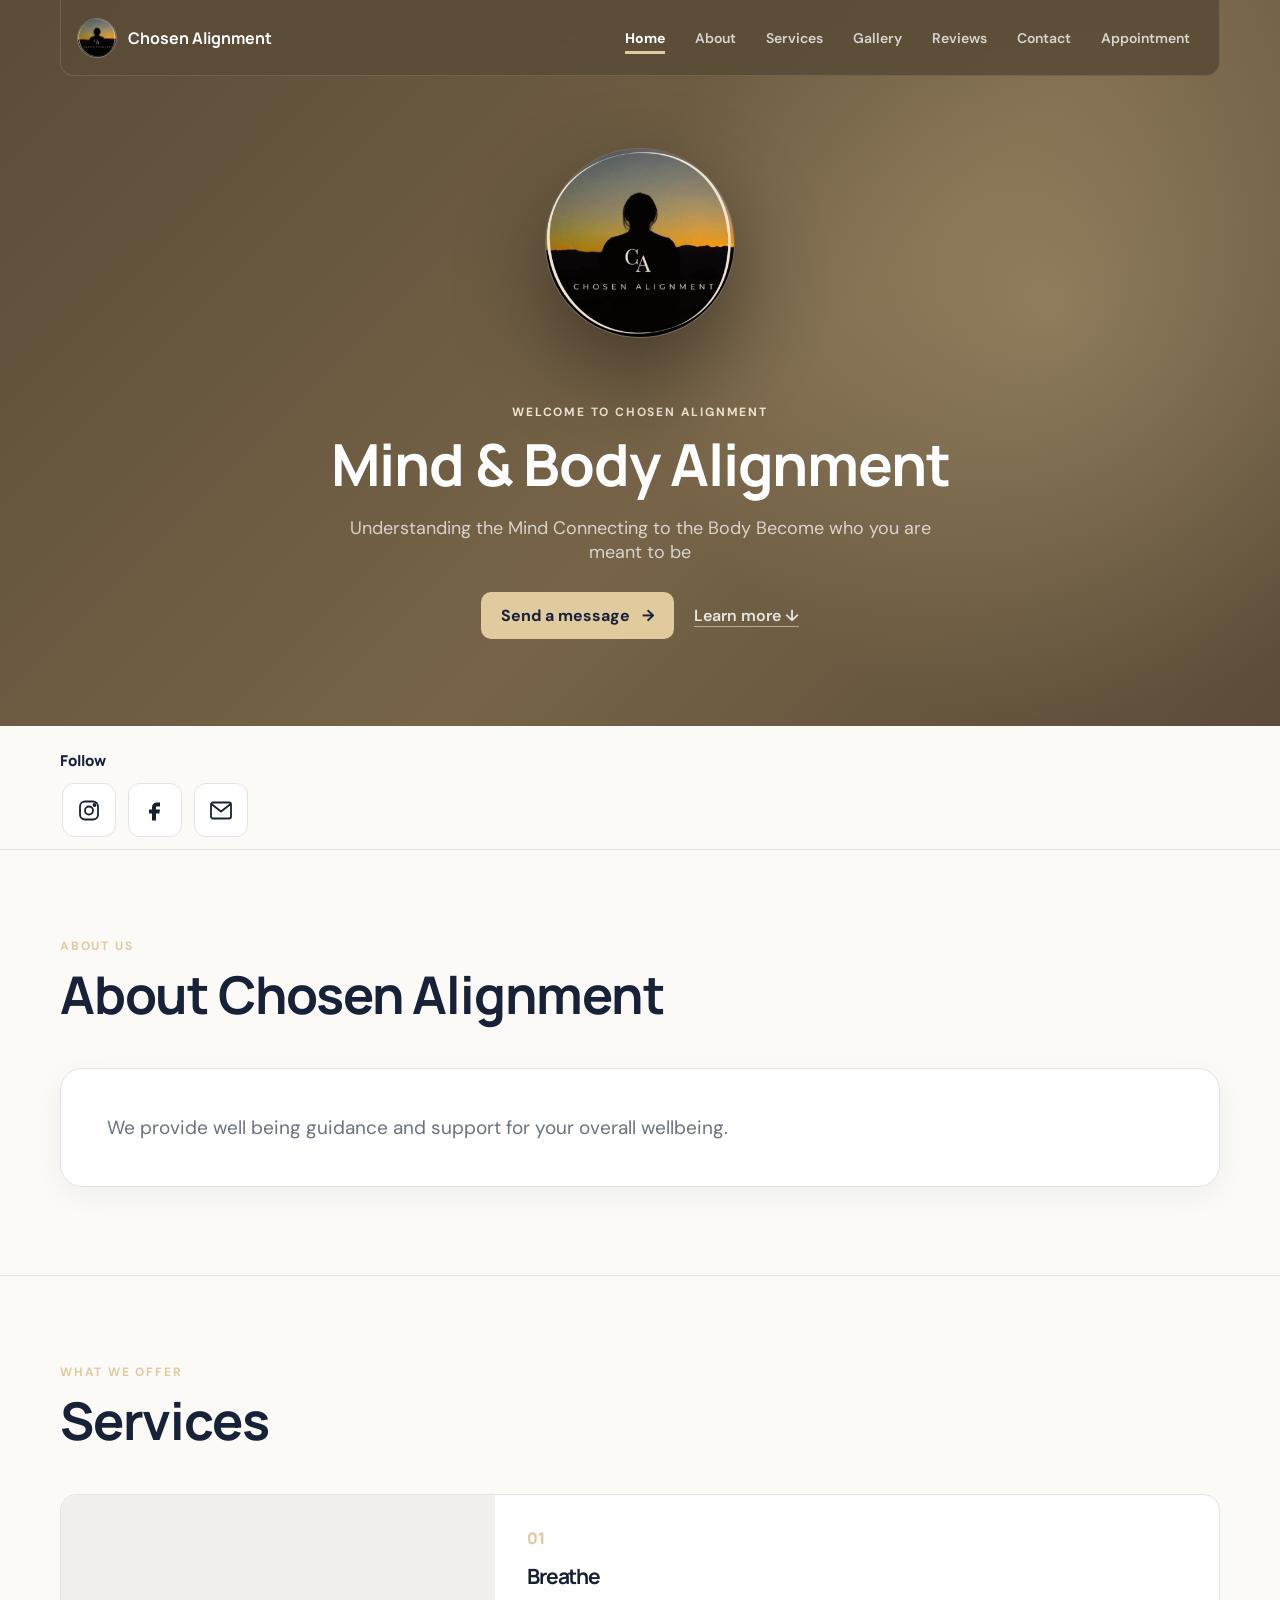
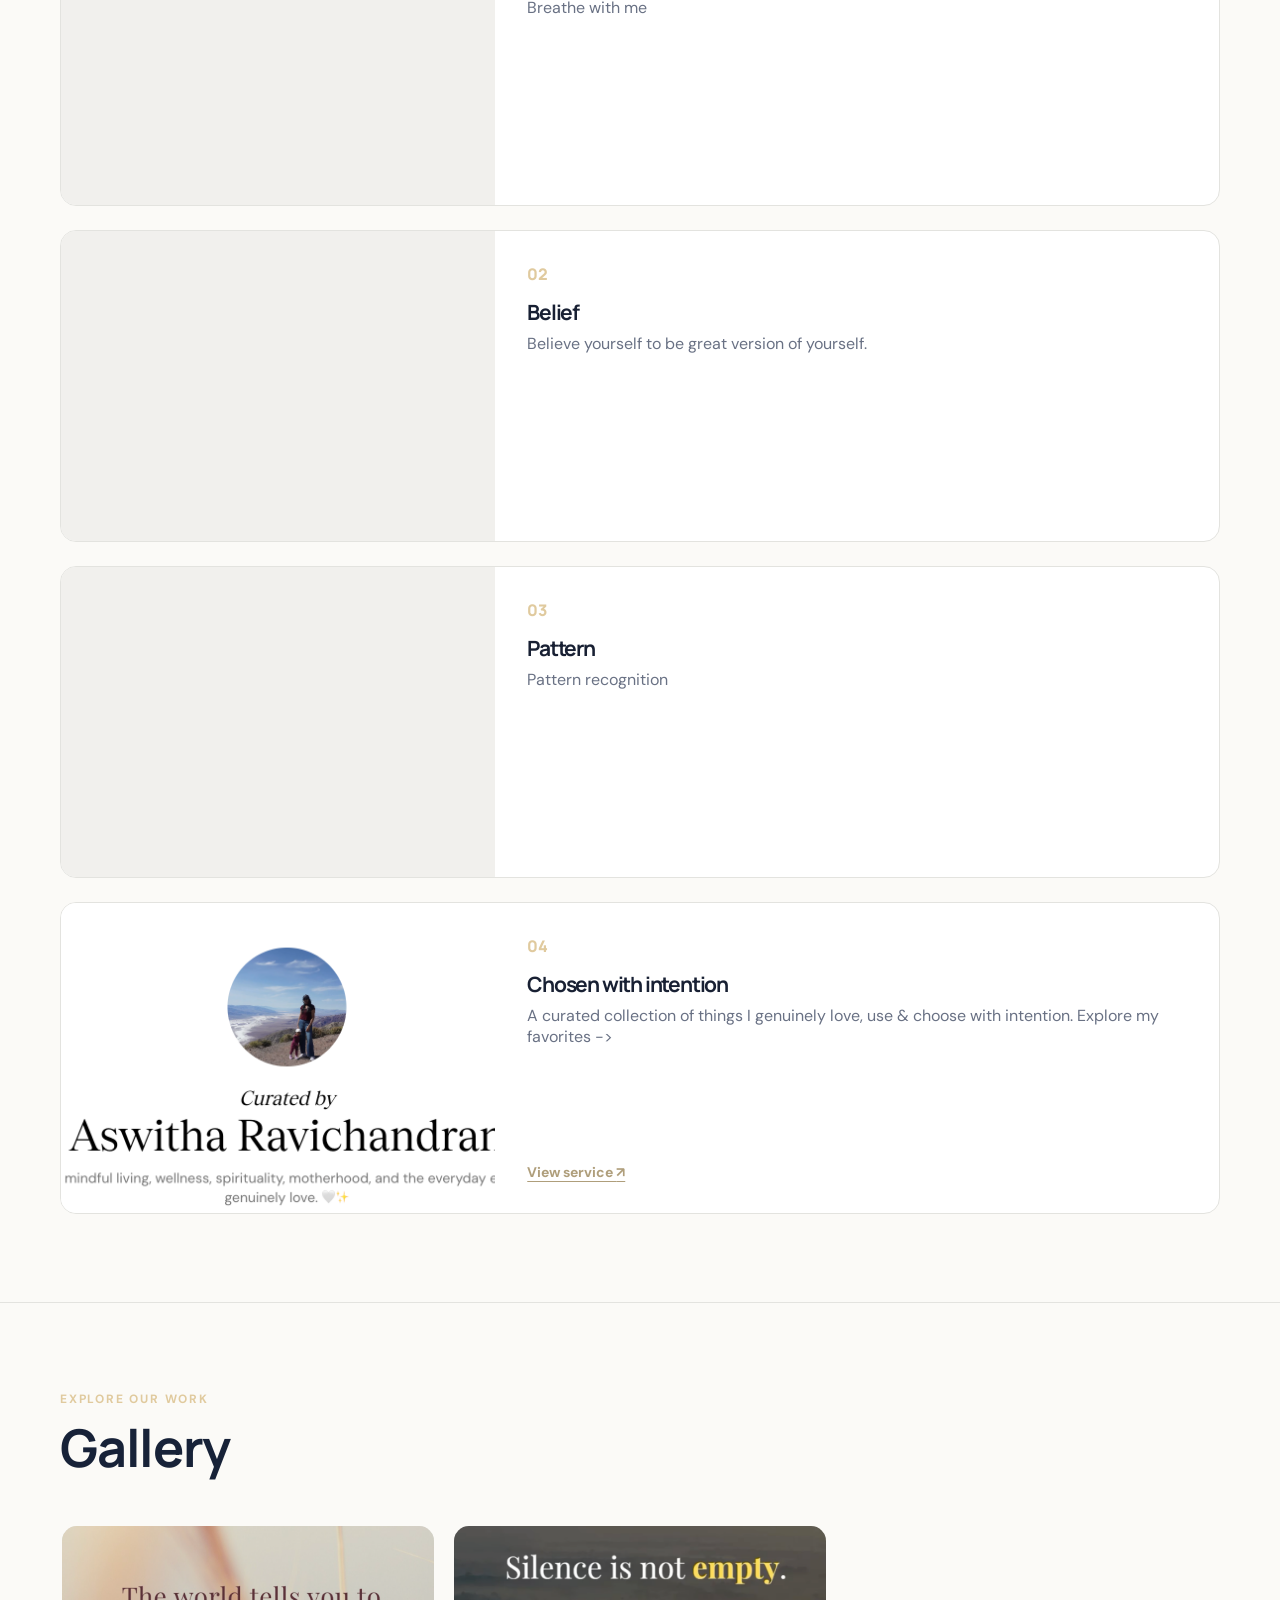
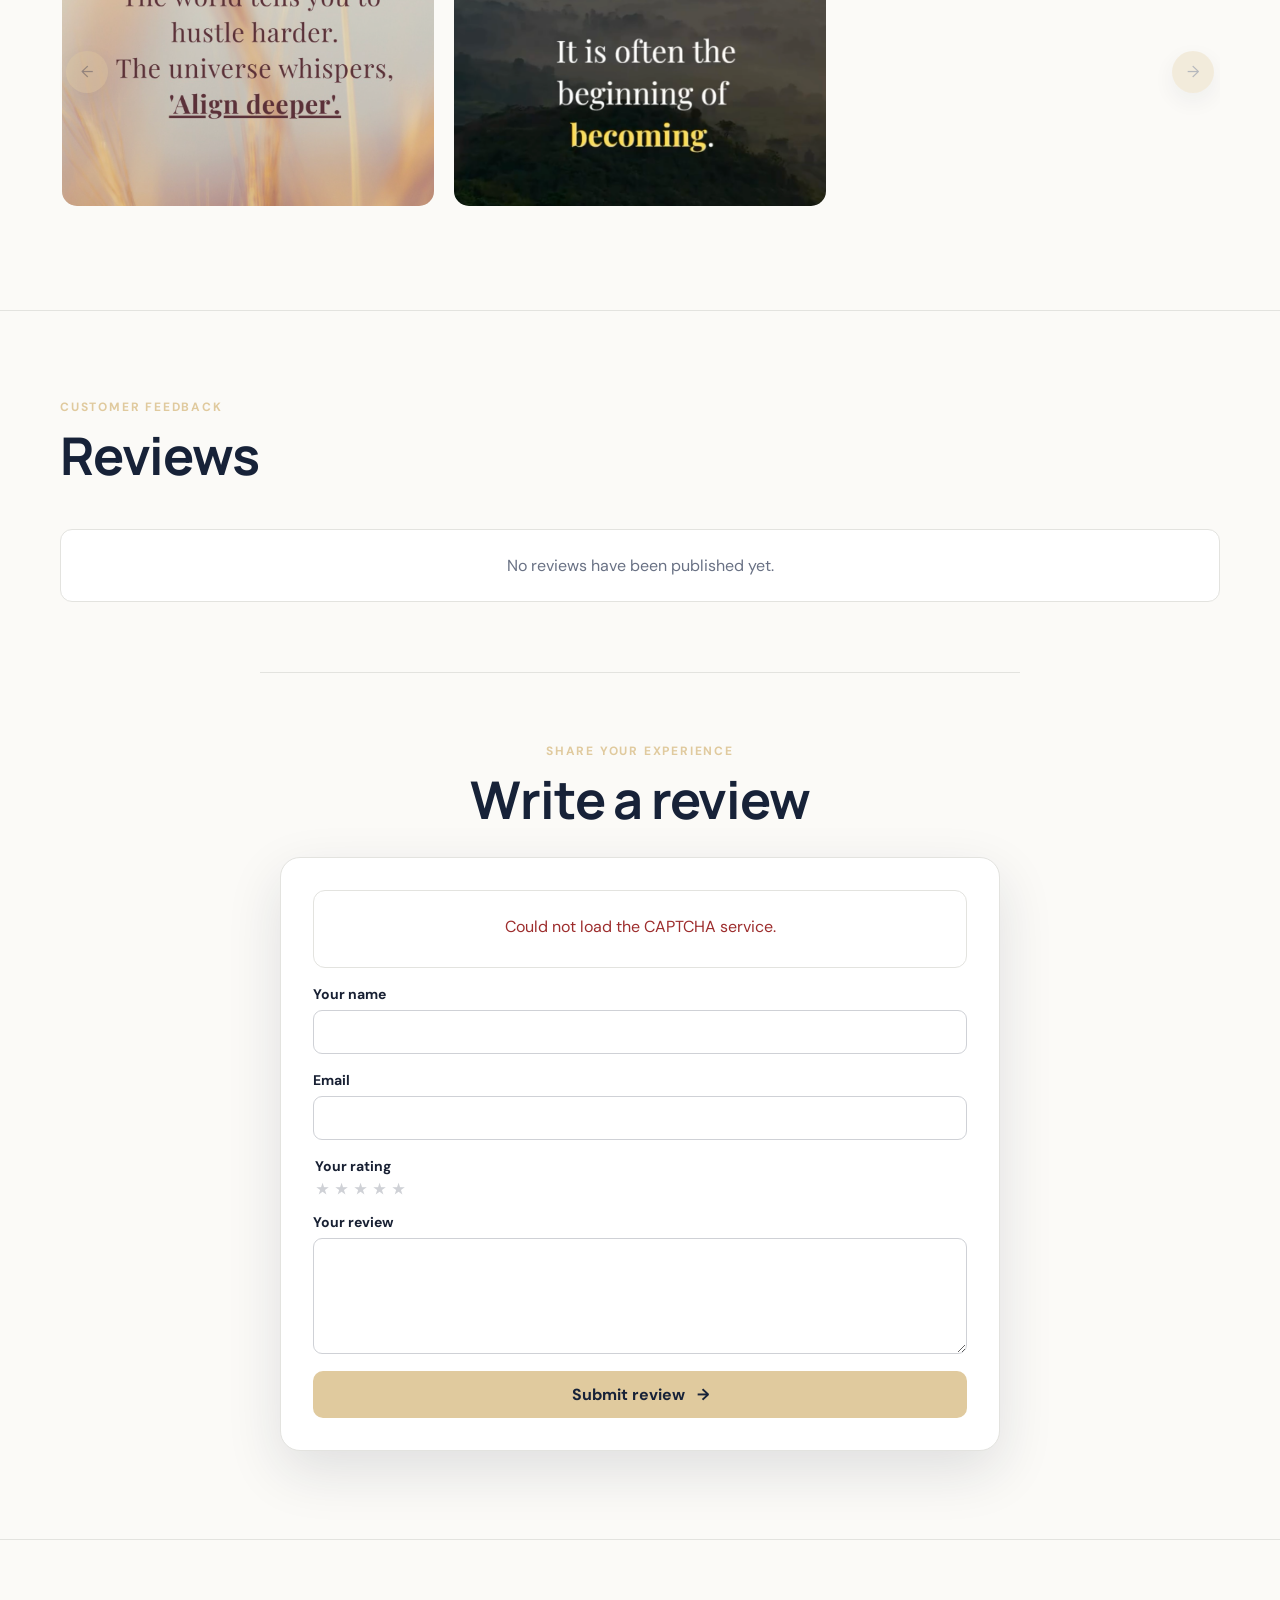
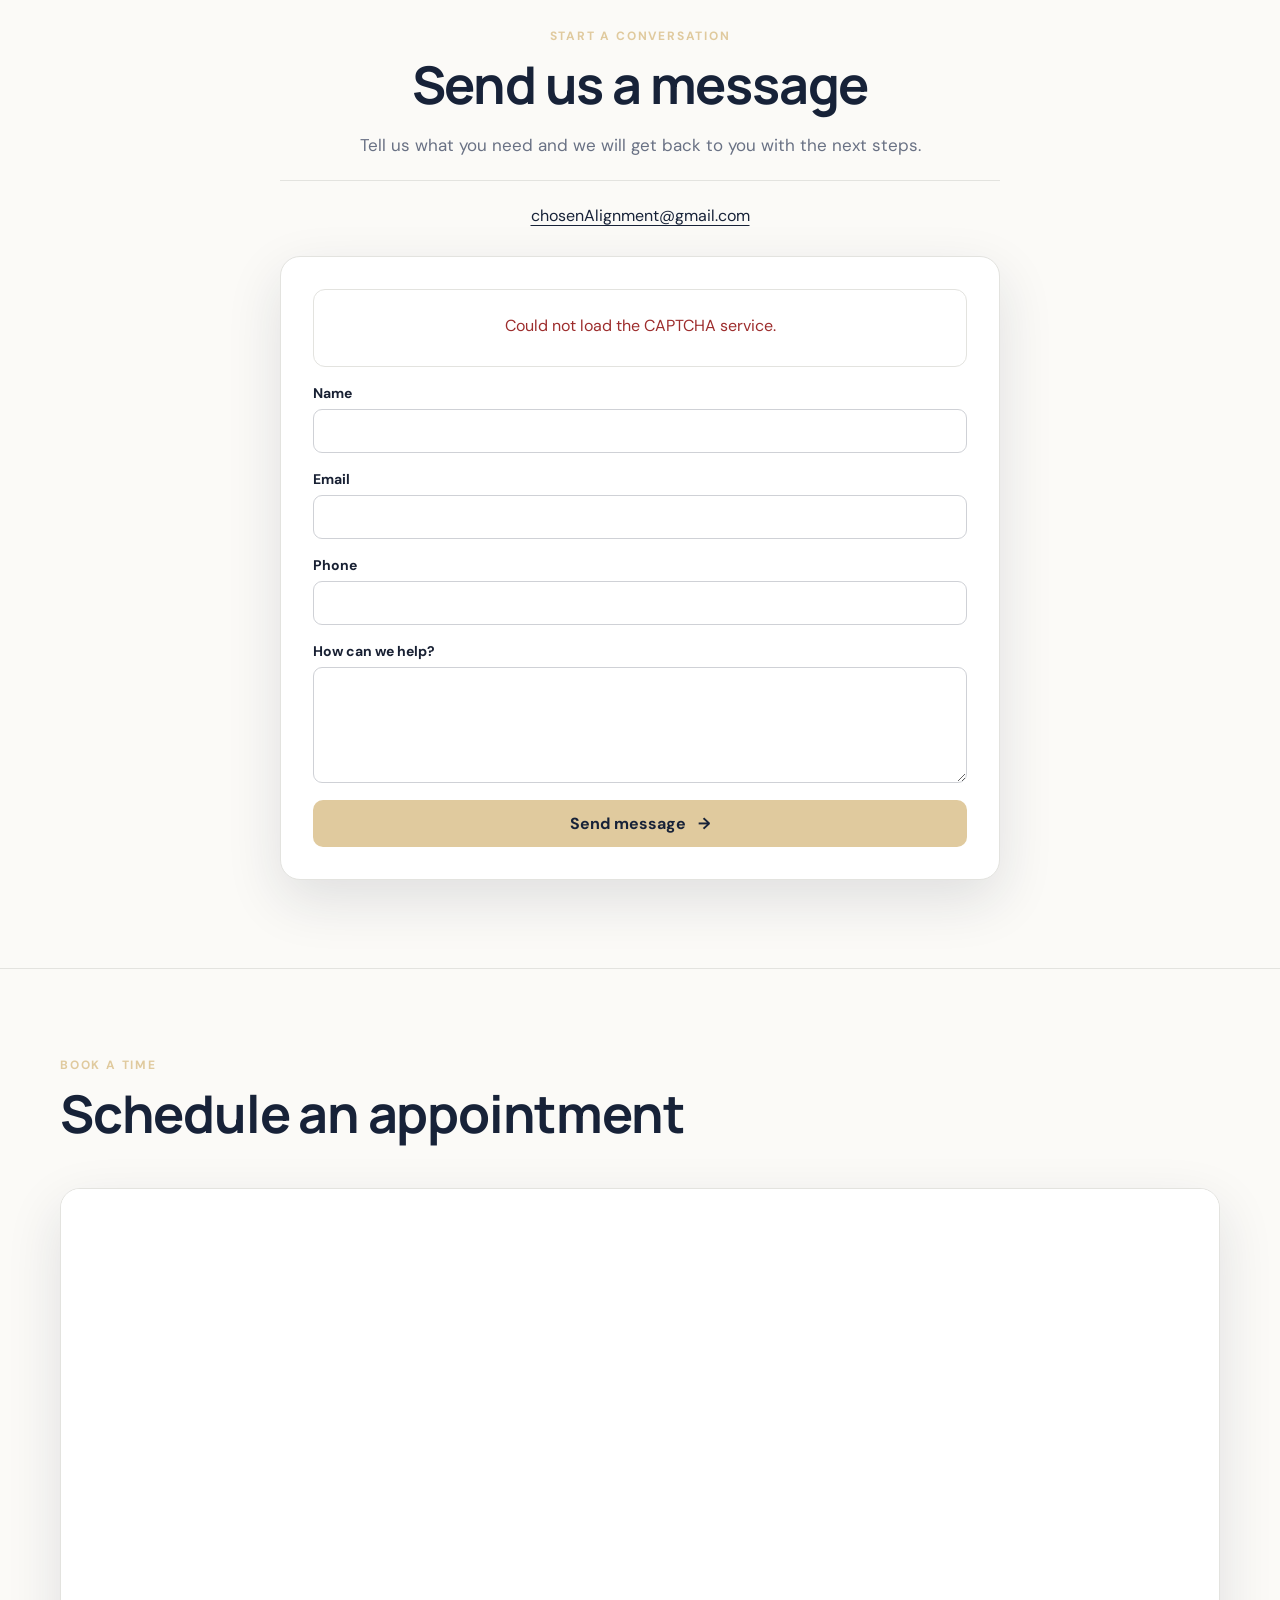
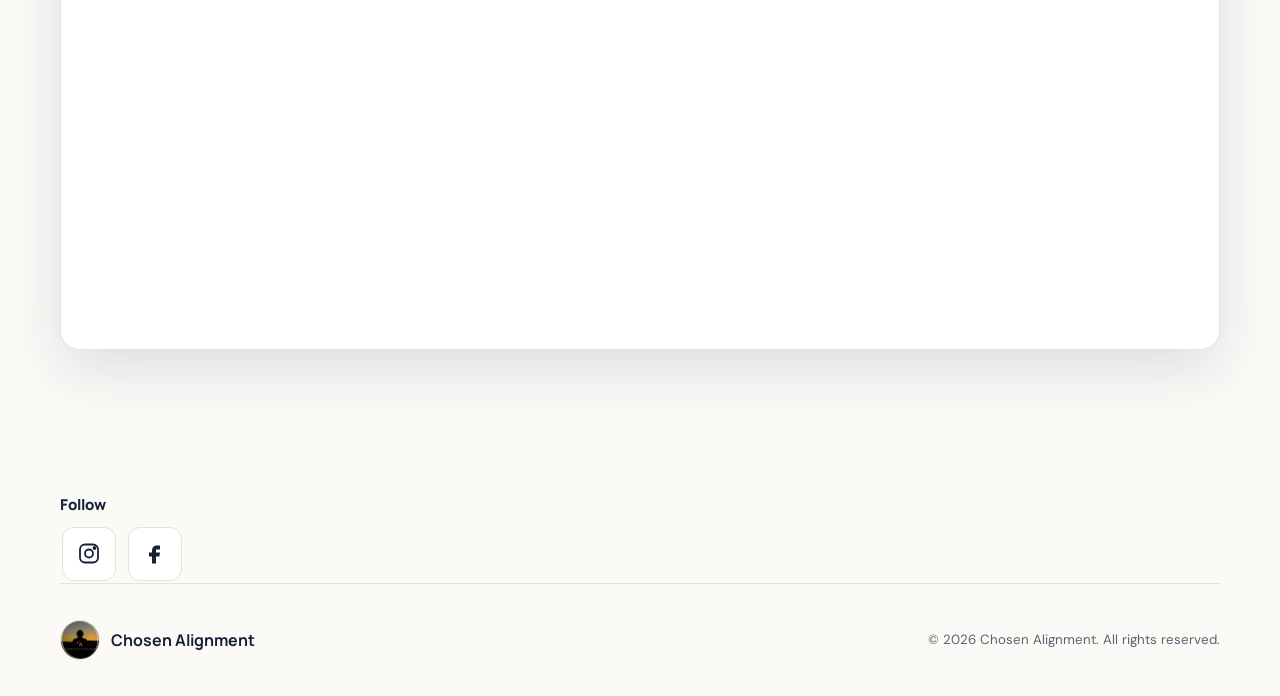
<file: index.html>
<!doctype html>
<html lang="en">
  <head>
    <meta charset="UTF-8" />
    <meta name="viewport" content="width=device-width, initial-scale=1.0" />
    <meta name="description" content="Understanding the Mind
Connecting to the Body
Become who you are meant to be" />
    <title>Chosen Alignment | Chosen Alignment</title>
    <link rel="preconnect" href="https://fonts.googleapis.com" />
    <link rel="preconnect" href="https://fonts.gstatic.com" crossorigin />
    <link href="https://fonts.googleapis.com/css2?family=DM+Sans:wght@400;500;600;700&amp;family=Manrope:wght@700;800&amp;display=swap" rel="stylesheet" />
    <link rel="stylesheet" href="styles.css?v=49" />
    <script src="script.js?v=49" defer></script>
  </head>
  <body data-page="index" data-page-title="Chosen Alignment" data-template="centered">
    
    <header class="site-header">
      <nav class="nav-shell" aria-label="Main navigation">
        <a class="brand" href="index.html" aria-label="Chosen Alignment home"><span class="company-logo-slot" data-company-logo-slot data-logo-variant="brand"><img src="data/company/logo.png" alt="Chosen Alignment logo" /></span><strong data-company-name>Chosen Alignment</strong></a>
        <div class="desktop-nav"><a href="#top" class="active">Home</a><a href="#about">About</a><a href="#services">Services</a><a href="#gallery">Gallery</a><a href="#reviews">Reviews</a><a href="#contact">Contact</a><a href="#appointment">Appointment</a></div>
        <button class="menu-button" type="button" aria-expanded="false" aria-controls="mobile-menu">
          <span></span><span></span><span></span><span class="sr-only">Open navigation</span>
        </button>
      </nav>
      <div class="mobile-nav" id="mobile-menu" hidden><a href="#top" class="active">Home</a><a href="#about">About</a><a href="#services">Services</a><a href="#gallery">Gallery</a><a href="#reviews">Reviews</a><a href="#contact">Contact</a><a href="#appointment">Appointment</a></div>
      <div class="hero" id="top">
        <div class="hero-copy">
          <p class="eyebrow">Welcome to <span data-company-name>Chosen Alignment</span></p>
          <h1 data-company-tagline>Mind &amp; Body Alignment</h1>
          <p class="hero-description" data-company-description>Understanding the Mind
Connecting to the Body
Become who you are meant to be</p>
          <div class="hero-actions">
            <a class="primary-button" href="#contact">Send a message <span aria-hidden="true">→</span></a>
            <a class="secondary-link" href="#about">Learn more <span aria-hidden="true">↓</span></a>
          </div>
        </div>
        <div class="hero-art"><span class="company-logo-slot" data-company-logo-slot data-logo-variant="hero"><div class="hero-image-wrap"><img src="data/company/logo.png" alt="Chosen Alignment logo" /></div></span></div>
      </div>
    </header>
    
    <aside class="social-strip" data-social-location="top" aria-label="Company links">
      <p class="follow-heading">Follow</p>
      <div class="social-strip-track"><a class="social-icon-link" data-social-platform="instagram" href="https://www.instagram.com/chosenalignment/" target="_blank" rel="noopener noreferrer" aria-label="Instagram" title="Instagram"><svg viewBox="0 0 24 24" aria-hidden="true"><rect x="3" y="3" width="18" height="18" rx="5"></rect><circle cx="12" cy="12" r="4"></circle><circle cx="17.5" cy="6.5" r="1"></circle></svg><span class="sr-only">Instagram</span></a><a class="social-icon-link" data-social-platform="facebook" href="https://www.facebook.com/share/1CU577ZysL/?mibextid=wwXIfr" target="_blank" rel="noopener noreferrer" aria-label="Facebook" title="Facebook"><svg viewBox="0 0 24 24" aria-hidden="true"><path d="M14 8h3V4h-3c-3.3 0-5 2-5 5v2H6v4h3v7h4v-7h3.3l.7-4H13V9c0-.7.3-1 1-1Z"></path></svg><span class="sr-only">Facebook</span></a><a class="social-icon-link" data-social-platform="linkedin" href="#" target="_blank" rel="noopener noreferrer" aria-label="LinkedIn" title="LinkedIn" hidden><svg viewBox="0 0 24 24" aria-hidden="true"><rect x="3" y="9" width="4" height="12"></rect><circle cx="5" cy="5" r="2"></circle><path d="M11 9h4v1.8c1-1.4 2.3-2.2 4.2-2.2 3 0 4.8 2 4.8 5.8V21h-4v-6c0-1.8-.6-3-2.3-3-1.8 0-2.7 1.2-2.7 3.4V21h-4V9Z"></path></svg><span class="sr-only">LinkedIn</span></a><a class="social-icon-link" data-social-platform="twitter" href="#" target="_blank" rel="noopener noreferrer" aria-label="Twitter / X" title="Twitter / X" hidden><svg viewBox="0 0 24 24" aria-hidden="true"><path d="M4 3h4.7l4.1 5.8L17.8 3H20l-6.2 7.3L21 21h-4.7l-4.7-6.7L5.9 21H3.7l6.9-8.2L4 3Zm3.5 2 10 14h2L9.5 5h-2Z"></path></svg><span class="sr-only">Twitter / X</span></a><a class="social-icon-link" data-social-platform="youtube" href="#" target="_blank" rel="noopener noreferrer" aria-label="YouTube" title="YouTube" hidden><svg viewBox="0 0 24 24" aria-hidden="true"><rect x="2" y="5" width="20" height="14" rx="4"></rect><path d="m10 9 5 3-5 3V9Z"></path></svg><span class="sr-only">YouTube</span></a><a class="social-icon-link" data-social-platform="applePodcast" href="#" target="_blank" rel="noopener noreferrer" aria-label="Apple Podcasts" title="Apple Podcasts" hidden><svg viewBox="0 0 24 24" aria-hidden="true"><circle cx="12" cy="8" r="2"></circle><path d="M8.5 17.5a5 5 0 1 1 7 0M6 19.5a8 8 0 1 1 12 0M10 14h4l-1 7h-2l-1-7Z"></path></svg><span class="sr-only">Apple Podcasts</span></a><a class="social-icon-link" data-social-platform="spotify" href="#" target="_blank" rel="noopener noreferrer" aria-label="Spotify" title="Spotify" hidden><svg viewBox="0 0 24 24" aria-hidden="true"><circle cx="12" cy="12" r="9"></circle><path d="M7 9.5c3.6-1 7.4-.6 10.5 1M7.8 13c3-.8 6.2-.5 8.8.8M8.6 16.2c2.3-.6 4.8-.4 6.8.6"></path></svg><span class="sr-only">Spotify</span></a>
        <div class="contact-action" data-contact-action-container="call" hidden>
          <button class="social-icon-link" type="button" data-contact-action="call" data-contact-value="" data-contact-href="tel:" aria-expanded="false" aria-controls="call-details-top" aria-label="Call us" title="Call us">
            <svg viewBox="0 0 24 24" aria-hidden="true"><path d="M6.7 3.5 9.5 8l-2 2c1.2 2.8 3.7 5.3 6.5 6.5l2-2 4.5 2.8c.4.2.6.7.5 1.1L20.4 22c-.1.6-.7 1-1.3 1C9.1 22.4 1.6 14.9 1 4.9c0-.6.4-1.2 1-1.3L5.6 3c.4-.1.9.1 1.1.5Z"></path></svg><span class="sr-only">Call us</span>
          </button>
          <div class="contact-action-details" id="call-details-top" hidden>
            <a href="tel:"></a>
            <button type="button" data-copy-value="">Copy</button>
          </div>
        </div>
        <div class="contact-action" data-contact-action-container="email">
          <button class="social-icon-link" type="button" data-contact-action="email" aria-expanded="false" aria-controls="email-details-top" aria-label="Email us" title="Email us">
            <svg viewBox="0 0 24 24" aria-hidden="true"><rect x="2" y="4" width="20" height="16" rx="2"></rect><path d="m3 6 9 7 9-7"></path></svg><span class="sr-only">Email us</span>
          </button>
          <div class="contact-action-details" id="email-details-top" hidden>
            <a href="mailto:chosenAlignment@gmail.com">chosenAlignment@gmail.com</a>
            <button type="button" data-copy-value="chosenAlignment@gmail.com">Copy</button>
          </div>
        </div></div>
    </aside>
    <main class="home-main" id="home-sections" data-pages="about.html,services.html,gallery.html,reviews.html,contact.html,appointment.html">
      <div class="data-status" id="home-sections-status">Loading website sections…</div>
    </main>
    
    <aside class="social-strip footer-social-strip" data-social-location="footer" aria-label="Company links">
      <p class="follow-heading">Follow</p>
      <div class="social-strip-track"><a class="social-icon-link" data-social-platform="instagram" href="https://www.instagram.com/chosenalignment/" target="_blank" rel="noopener noreferrer" aria-label="Instagram" title="Instagram"><svg viewBox="0 0 24 24" aria-hidden="true"><rect x="3" y="3" width="18" height="18" rx="5"></rect><circle cx="12" cy="12" r="4"></circle><circle cx="17.5" cy="6.5" r="1"></circle></svg><span class="sr-only">Instagram</span></a><a class="social-icon-link" data-social-platform="facebook" href="https://www.facebook.com/share/1CU577ZysL/?mibextid=wwXIfr" target="_blank" rel="noopener noreferrer" aria-label="Facebook" title="Facebook"><svg viewBox="0 0 24 24" aria-hidden="true"><path d="M14 8h3V4h-3c-3.3 0-5 2-5 5v2H6v4h3v7h4v-7h3.3l.7-4H13V9c0-.7.3-1 1-1Z"></path></svg><span class="sr-only">Facebook</span></a><a class="social-icon-link" data-social-platform="linkedin" href="#" target="_blank" rel="noopener noreferrer" aria-label="LinkedIn" title="LinkedIn" hidden><svg viewBox="0 0 24 24" aria-hidden="true"><rect x="3" y="9" width="4" height="12"></rect><circle cx="5" cy="5" r="2"></circle><path d="M11 9h4v1.8c1-1.4 2.3-2.2 4.2-2.2 3 0 4.8 2 4.8 5.8V21h-4v-6c0-1.8-.6-3-2.3-3-1.8 0-2.7 1.2-2.7 3.4V21h-4V9Z"></path></svg><span class="sr-only">LinkedIn</span></a><a class="social-icon-link" data-social-platform="twitter" href="#" target="_blank" rel="noopener noreferrer" aria-label="Twitter / X" title="Twitter / X" hidden><svg viewBox="0 0 24 24" aria-hidden="true"><path d="M4 3h4.7l4.1 5.8L17.8 3H20l-6.2 7.3L21 21h-4.7l-4.7-6.7L5.9 21H3.7l6.9-8.2L4 3Zm3.5 2 10 14h2L9.5 5h-2Z"></path></svg><span class="sr-only">Twitter / X</span></a><a class="social-icon-link" data-social-platform="youtube" href="#" target="_blank" rel="noopener noreferrer" aria-label="YouTube" title="YouTube" hidden><svg viewBox="0 0 24 24" aria-hidden="true"><rect x="2" y="5" width="20" height="14" rx="4"></rect><path d="m10 9 5 3-5 3V9Z"></path></svg><span class="sr-only">YouTube</span></a><a class="social-icon-link" data-social-platform="applePodcast" href="#" target="_blank" rel="noopener noreferrer" aria-label="Apple Podcasts" title="Apple Podcasts" hidden><svg viewBox="0 0 24 24" aria-hidden="true"><circle cx="12" cy="8" r="2"></circle><path d="M8.5 17.5a5 5 0 1 1 7 0M6 19.5a8 8 0 1 1 12 0M10 14h4l-1 7h-2l-1-7Z"></path></svg><span class="sr-only">Apple Podcasts</span></a><a class="social-icon-link" data-social-platform="spotify" href="#" target="_blank" rel="noopener noreferrer" aria-label="Spotify" title="Spotify" hidden><svg viewBox="0 0 24 24" aria-hidden="true"><circle cx="12" cy="12" r="9"></circle><path d="M7 9.5c3.6-1 7.4-.6 10.5 1M7.8 13c3-.8 6.2-.5 8.8.8M8.6 16.2c2.3-.6 4.8-.4 6.8.6"></path></svg><span class="sr-only">Spotify</span></a></div>
    </aside>
    <footer class="site-footer">
      <a class="brand footer-brand" href="index.html"><span class="company-logo-slot" data-company-logo-slot data-logo-variant="brand"><img src="data/company/logo.png" alt="Chosen Alignment logo" /></span><strong data-company-name>Chosen Alignment</strong></a>
      <small>© <span id="copyright-years" data-start-year="2026"></span> <span data-company-name>Chosen Alignment</span>. All rights reserved.</small>
    </footer>
  </body>
</html>
</file>
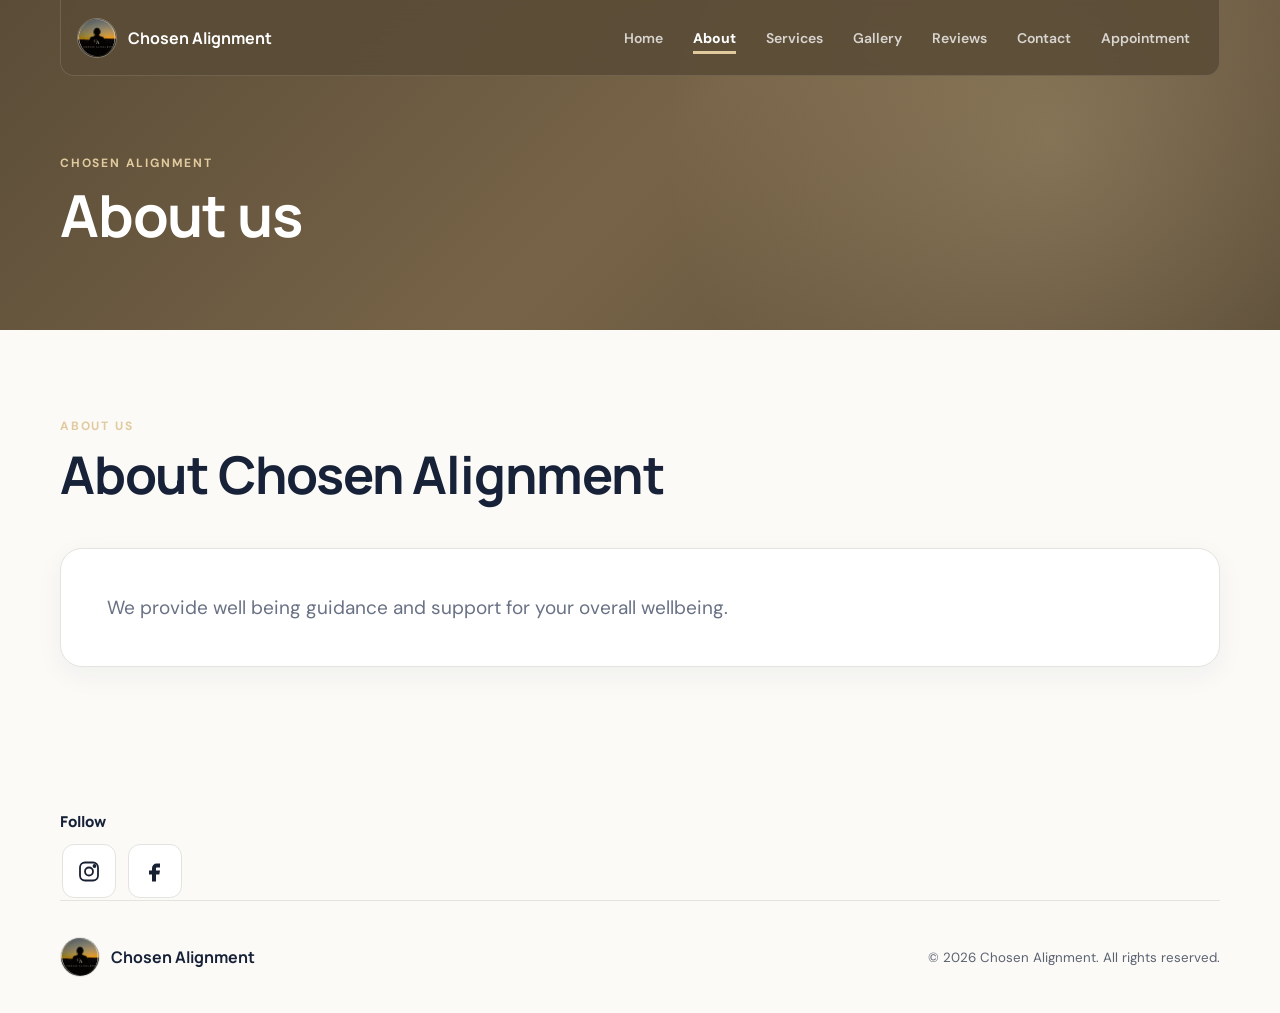
<file: about.html>
<!doctype html>
<html lang="en">
  <head>
    <meta charset="UTF-8" />
    <meta name="viewport" content="width=device-width, initial-scale=1.0" />
    <meta name="description" content="Learn about Chosen Alignment." />
    <title>About us | Chosen Alignment</title>
    <link rel="preconnect" href="https://fonts.googleapis.com" />
    <link rel="preconnect" href="https://fonts.gstatic.com" crossorigin />
    <link href="https://fonts.googleapis.com/css2?family=DM+Sans:wght@400;500;600;700&amp;family=Manrope:wght@700;800&amp;display=swap" rel="stylesheet" />
    <link rel="stylesheet" href="styles.css?v=49" />
    <script src="script.js?v=49" defer></script>
  </head>
  <body data-page="about" data-page-title="About us" data-template="centered">
    
    <header class="page-site-header">
      <nav class="nav-shell" aria-label="Main navigation">
        <a class="brand" href="index.html" aria-label="Chosen Alignment home"><span class="company-logo-slot" data-company-logo-slot data-logo-variant="brand"><img src="data/company/logo.png" alt="Chosen Alignment logo" /></span><strong data-company-name>Chosen Alignment</strong></a>
        <div class="desktop-nav"><a href="#top">Home</a><a href="about.html" class="active">About</a><a href="services.html">Services</a><a href="gallery.html">Gallery</a><a href="reviews.html">Reviews</a><a href="contact.html">Contact</a><a href="appointment.html">Appointment</a></div>
        <button class="menu-button" type="button" aria-expanded="false" aria-controls="mobile-menu">
          <span></span><span></span><span></span><span class="sr-only">Open navigation</span>
        </button>
      </nav>
      <div class="mobile-nav" id="mobile-menu" hidden><a href="#top">Home</a><a href="about.html" class="active">About</a><a href="services.html">Services</a><a href="gallery.html">Gallery</a><a href="reviews.html">Reviews</a><a href="contact.html">Contact</a><a href="appointment.html">Appointment</a></div>
      <div class="page-banner">
        <p class="eyebrow" data-company-name>Chosen Alignment</p>
        <h1>About us</h1>
      </div>
    </header>
    <main class="page-main">
      <section class="content-section about-section">
        <div class="section-heading">
          <div>
            <p class="eyebrow">About us</p>
            <h2>About <span data-company-name>Chosen Alignment</span></h2>
          </div>
        </div>
        <div class="about-card"><p data-company-about>We provide well being guidance and support for your overall wellbeing.</p></div>
      </section>
    </main>
    
    <aside class="social-strip footer-social-strip" data-social-location="footer" aria-label="Company links">
      <p class="follow-heading">Follow</p>
      <div class="social-strip-track"><a class="social-icon-link" data-social-platform="instagram" href="https://www.instagram.com/chosenalignment/" target="_blank" rel="noopener noreferrer" aria-label="Instagram" title="Instagram"><svg viewBox="0 0 24 24" aria-hidden="true"><rect x="3" y="3" width="18" height="18" rx="5"></rect><circle cx="12" cy="12" r="4"></circle><circle cx="17.5" cy="6.5" r="1"></circle></svg><span class="sr-only">Instagram</span></a><a class="social-icon-link" data-social-platform="facebook" href="https://www.facebook.com/share/1CU577ZysL/?mibextid=wwXIfr" target="_blank" rel="noopener noreferrer" aria-label="Facebook" title="Facebook"><svg viewBox="0 0 24 24" aria-hidden="true"><path d="M14 8h3V4h-3c-3.3 0-5 2-5 5v2H6v4h3v7h4v-7h3.3l.7-4H13V9c0-.7.3-1 1-1Z"></path></svg><span class="sr-only">Facebook</span></a><a class="social-icon-link" data-social-platform="linkedin" href="#" target="_blank" rel="noopener noreferrer" aria-label="LinkedIn" title="LinkedIn" hidden><svg viewBox="0 0 24 24" aria-hidden="true"><rect x="3" y="9" width="4" height="12"></rect><circle cx="5" cy="5" r="2"></circle><path d="M11 9h4v1.8c1-1.4 2.3-2.2 4.2-2.2 3 0 4.8 2 4.8 5.8V21h-4v-6c0-1.8-.6-3-2.3-3-1.8 0-2.7 1.2-2.7 3.4V21h-4V9Z"></path></svg><span class="sr-only">LinkedIn</span></a><a class="social-icon-link" data-social-platform="twitter" href="#" target="_blank" rel="noopener noreferrer" aria-label="Twitter / X" title="Twitter / X" hidden><svg viewBox="0 0 24 24" aria-hidden="true"><path d="M4 3h4.7l4.1 5.8L17.8 3H20l-6.2 7.3L21 21h-4.7l-4.7-6.7L5.9 21H3.7l6.9-8.2L4 3Zm3.5 2 10 14h2L9.5 5h-2Z"></path></svg><span class="sr-only">Twitter / X</span></a><a class="social-icon-link" data-social-platform="youtube" href="#" target="_blank" rel="noopener noreferrer" aria-label="YouTube" title="YouTube" hidden><svg viewBox="0 0 24 24" aria-hidden="true"><rect x="2" y="5" width="20" height="14" rx="4"></rect><path d="m10 9 5 3-5 3V9Z"></path></svg><span class="sr-only">YouTube</span></a><a class="social-icon-link" data-social-platform="applePodcast" href="#" target="_blank" rel="noopener noreferrer" aria-label="Apple Podcasts" title="Apple Podcasts" hidden><svg viewBox="0 0 24 24" aria-hidden="true"><circle cx="12" cy="8" r="2"></circle><path d="M8.5 17.5a5 5 0 1 1 7 0M6 19.5a8 8 0 1 1 12 0M10 14h4l-1 7h-2l-1-7Z"></path></svg><span class="sr-only">Apple Podcasts</span></a><a class="social-icon-link" data-social-platform="spotify" href="#" target="_blank" rel="noopener noreferrer" aria-label="Spotify" title="Spotify" hidden><svg viewBox="0 0 24 24" aria-hidden="true"><circle cx="12" cy="12" r="9"></circle><path d="M7 9.5c3.6-1 7.4-.6 10.5 1M7.8 13c3-.8 6.2-.5 8.8.8M8.6 16.2c2.3-.6 4.8-.4 6.8.6"></path></svg><span class="sr-only">Spotify</span></a></div>
    </aside>
    <footer class="site-footer">
      <a class="brand footer-brand" href="index.html"><span class="company-logo-slot" data-company-logo-slot data-logo-variant="brand"><img src="data/company/logo.png" alt="Chosen Alignment logo" /></span><strong data-company-name>Chosen Alignment</strong></a>
      <small>© <span id="copyright-years" data-start-year="2026"></span> <span data-company-name>Chosen Alignment</span>. All rights reserved.</small>
    </footer>
  </body>
</html>
</file>
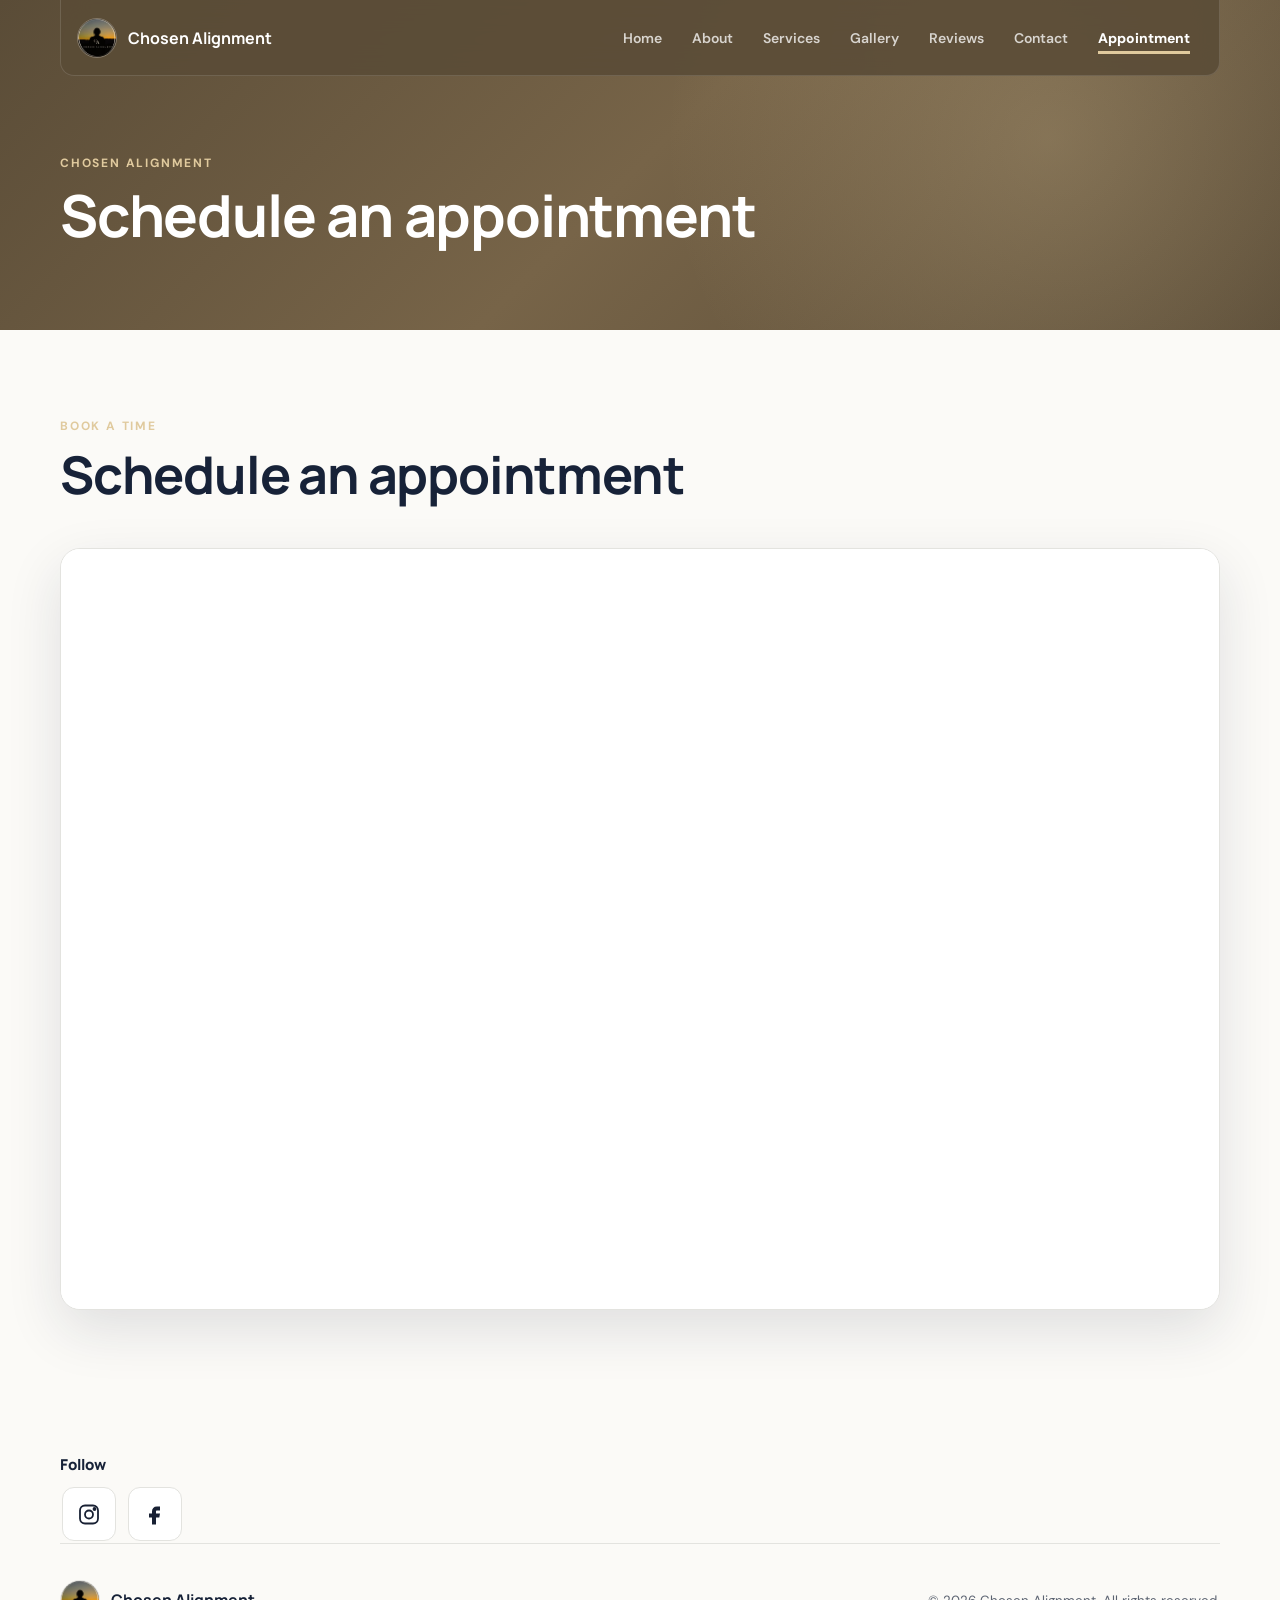
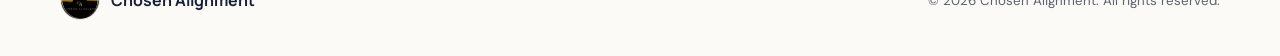
<file: appointment.html>
<!doctype html>
<html lang="en">
  <head>
    <meta charset="UTF-8" />
    <meta name="viewport" content="width=device-width, initial-scale=1.0" />
    <meta name="description" content="Schedule an appointment with Chosen Alignment." />
    <title>Schedule an appointment | Chosen Alignment</title>
    <link rel="preconnect" href="https://fonts.googleapis.com" />
    <link rel="preconnect" href="https://fonts.gstatic.com" crossorigin />
    <link href="https://fonts.googleapis.com/css2?family=DM+Sans:wght@400;500;600;700&amp;family=Manrope:wght@700;800&amp;display=swap" rel="stylesheet" />
    <link rel="stylesheet" href="styles.css?v=49" />
    <script src="script.js?v=49" defer></script>
  </head>
  <body data-page="appointment" data-page-title="Schedule an appointment" data-template="centered">
    
    <header class="page-site-header">
      <nav class="nav-shell" aria-label="Main navigation">
        <a class="brand" href="index.html" aria-label="Chosen Alignment home"><span class="company-logo-slot" data-company-logo-slot data-logo-variant="brand"><img src="data/company/logo.png" alt="Chosen Alignment logo" /></span><strong data-company-name>Chosen Alignment</strong></a>
        <div class="desktop-nav"><a href="#top">Home</a><a href="about.html">About</a><a href="services.html">Services</a><a href="gallery.html">Gallery</a><a href="reviews.html">Reviews</a><a href="contact.html">Contact</a><a href="appointment.html" class="active">Appointment</a></div>
        <button class="menu-button" type="button" aria-expanded="false" aria-controls="mobile-menu">
          <span></span><span></span><span></span><span class="sr-only">Open navigation</span>
        </button>
      </nav>
      <div class="mobile-nav" id="mobile-menu" hidden><a href="#top">Home</a><a href="about.html">About</a><a href="services.html">Services</a><a href="gallery.html">Gallery</a><a href="reviews.html">Reviews</a><a href="contact.html">Contact</a><a href="appointment.html" class="active">Appointment</a></div>
      <div class="page-banner">
        <p class="eyebrow" data-company-name>Chosen Alignment</p>
        <h1>Schedule an appointment</h1>
      </div>
    </header>
    <main class="page-main">
      <section class="content-section appointment-section">
        
      <div class="section-heading">
        <div>
          <p class="eyebrow">Book a time</p>
          <h2>Schedule an appointment</h2>
        </div>
        
      </div>
        <div class="appointment-card">
          <iframe
            class="appointment-frame"
            src="https://calendly.com/chosenalignment"
            title="Schedule an appointment with Chosen Alignment"
            data-company-appointment-title
            loading="lazy"
          ></iframe>
        </div>
      </section>
    </main>
    
    <aside class="social-strip footer-social-strip" data-social-location="footer" aria-label="Company links">
      <p class="follow-heading">Follow</p>
      <div class="social-strip-track"><a class="social-icon-link" data-social-platform="instagram" href="https://www.instagram.com/chosenalignment/" target="_blank" rel="noopener noreferrer" aria-label="Instagram" title="Instagram"><svg viewBox="0 0 24 24" aria-hidden="true"><rect x="3" y="3" width="18" height="18" rx="5"></rect><circle cx="12" cy="12" r="4"></circle><circle cx="17.5" cy="6.5" r="1"></circle></svg><span class="sr-only">Instagram</span></a><a class="social-icon-link" data-social-platform="facebook" href="https://www.facebook.com/share/1CU577ZysL/?mibextid=wwXIfr" target="_blank" rel="noopener noreferrer" aria-label="Facebook" title="Facebook"><svg viewBox="0 0 24 24" aria-hidden="true"><path d="M14 8h3V4h-3c-3.3 0-5 2-5 5v2H6v4h3v7h4v-7h3.3l.7-4H13V9c0-.7.3-1 1-1Z"></path></svg><span class="sr-only">Facebook</span></a><a class="social-icon-link" data-social-platform="linkedin" href="#" target="_blank" rel="noopener noreferrer" aria-label="LinkedIn" title="LinkedIn" hidden><svg viewBox="0 0 24 24" aria-hidden="true"><rect x="3" y="9" width="4" height="12"></rect><circle cx="5" cy="5" r="2"></circle><path d="M11 9h4v1.8c1-1.4 2.3-2.2 4.2-2.2 3 0 4.8 2 4.8 5.8V21h-4v-6c0-1.8-.6-3-2.3-3-1.8 0-2.7 1.2-2.7 3.4V21h-4V9Z"></path></svg><span class="sr-only">LinkedIn</span></a><a class="social-icon-link" data-social-platform="twitter" href="#" target="_blank" rel="noopener noreferrer" aria-label="Twitter / X" title="Twitter / X" hidden><svg viewBox="0 0 24 24" aria-hidden="true"><path d="M4 3h4.7l4.1 5.8L17.8 3H20l-6.2 7.3L21 21h-4.7l-4.7-6.7L5.9 21H3.7l6.9-8.2L4 3Zm3.5 2 10 14h2L9.5 5h-2Z"></path></svg><span class="sr-only">Twitter / X</span></a><a class="social-icon-link" data-social-platform="youtube" href="#" target="_blank" rel="noopener noreferrer" aria-label="YouTube" title="YouTube" hidden><svg viewBox="0 0 24 24" aria-hidden="true"><rect x="2" y="5" width="20" height="14" rx="4"></rect><path d="m10 9 5 3-5 3V9Z"></path></svg><span class="sr-only">YouTube</span></a><a class="social-icon-link" data-social-platform="applePodcast" href="#" target="_blank" rel="noopener noreferrer" aria-label="Apple Podcasts" title="Apple Podcasts" hidden><svg viewBox="0 0 24 24" aria-hidden="true"><circle cx="12" cy="8" r="2"></circle><path d="M8.5 17.5a5 5 0 1 1 7 0M6 19.5a8 8 0 1 1 12 0M10 14h4l-1 7h-2l-1-7Z"></path></svg><span class="sr-only">Apple Podcasts</span></a><a class="social-icon-link" data-social-platform="spotify" href="#" target="_blank" rel="noopener noreferrer" aria-label="Spotify" title="Spotify" hidden><svg viewBox="0 0 24 24" aria-hidden="true"><circle cx="12" cy="12" r="9"></circle><path d="M7 9.5c3.6-1 7.4-.6 10.5 1M7.8 13c3-.8 6.2-.5 8.8.8M8.6 16.2c2.3-.6 4.8-.4 6.8.6"></path></svg><span class="sr-only">Spotify</span></a></div>
    </aside>
    <footer class="site-footer">
      <a class="brand footer-brand" href="index.html"><span class="company-logo-slot" data-company-logo-slot data-logo-variant="brand"><img src="data/company/logo.png" alt="Chosen Alignment logo" /></span><strong data-company-name>Chosen Alignment</strong></a>
      <small>© <span id="copyright-years" data-start-year="2026"></span> <span data-company-name>Chosen Alignment</span>. All rights reserved.</small>
    </footer>
  </body>
</html>
</file>
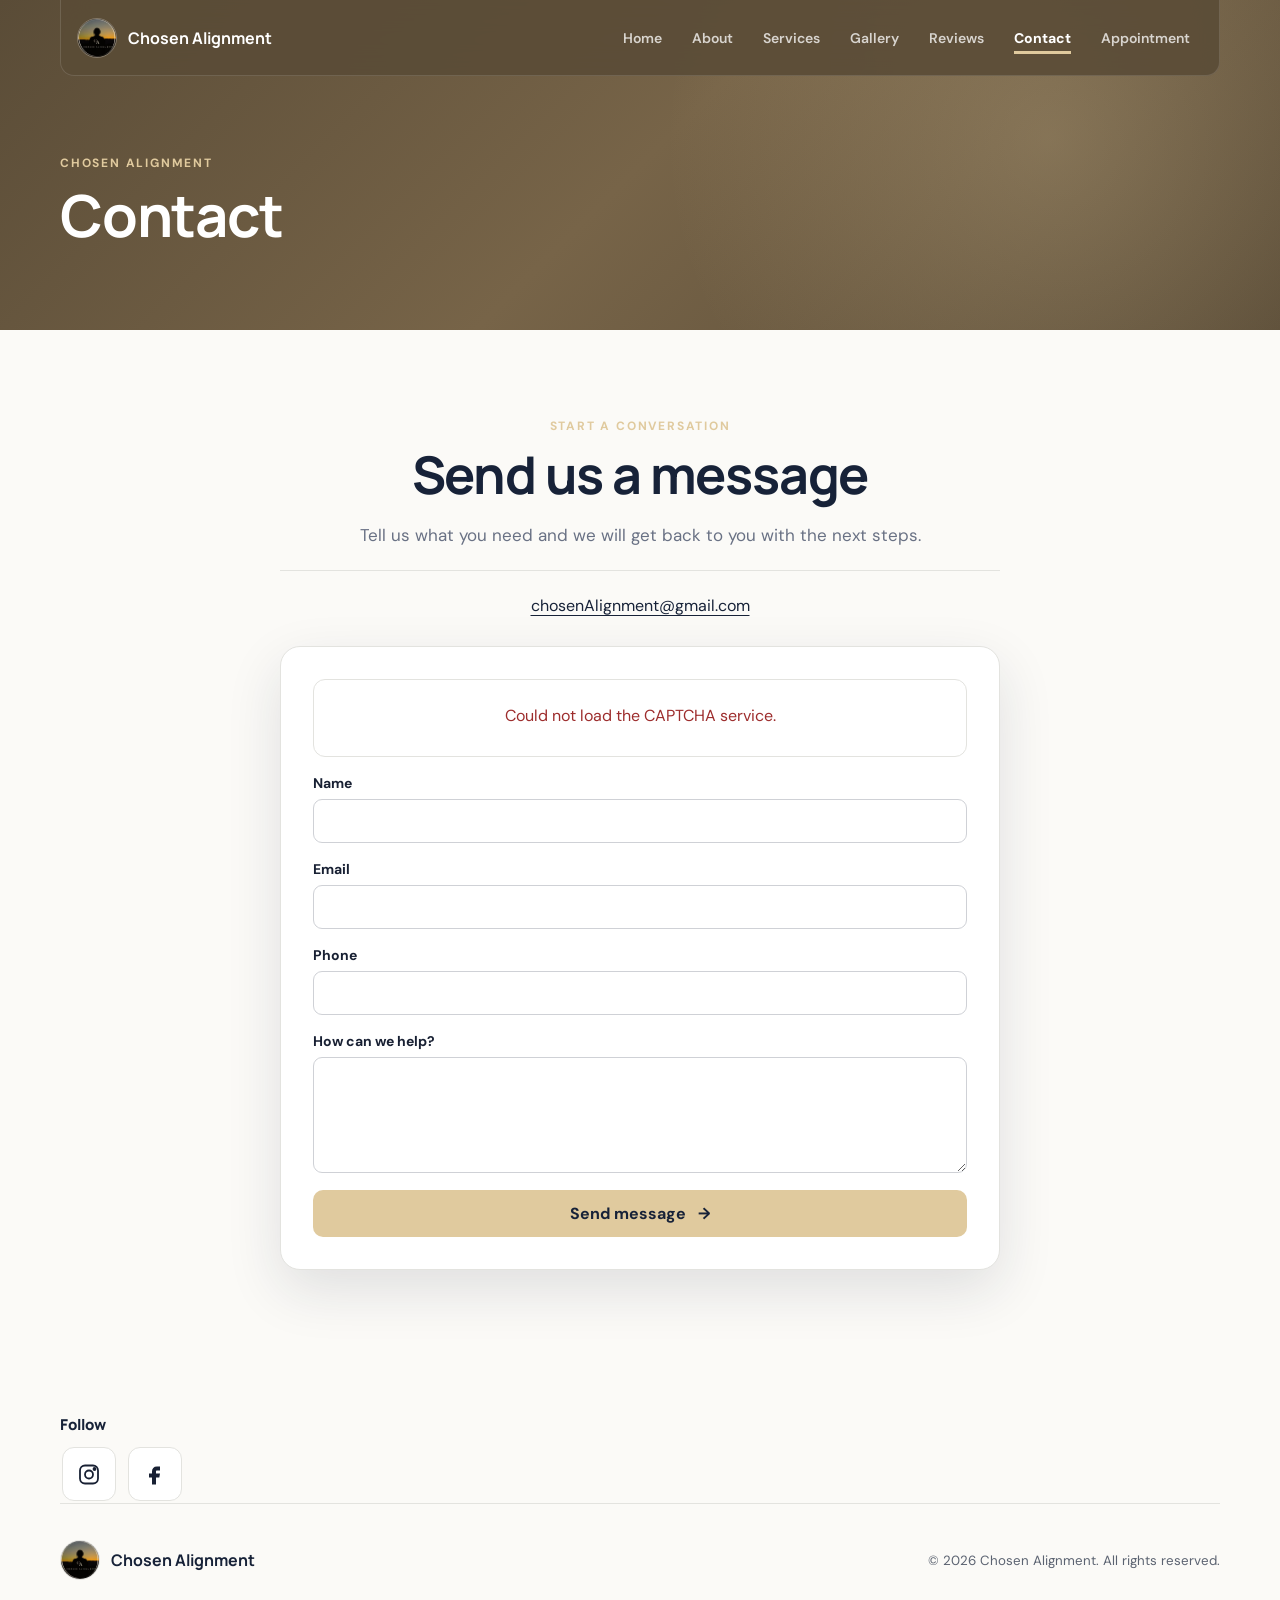
<file: contact.html>
<!doctype html>
<html lang="en">
  <head>
    <meta charset="UTF-8" />
    <meta name="viewport" content="width=device-width, initial-scale=1.0" />
    <meta name="description" content="Contact Chosen Alignment." />
    <title>Contact | Chosen Alignment</title>
    <link rel="preconnect" href="https://fonts.googleapis.com" />
    <link rel="preconnect" href="https://fonts.gstatic.com" crossorigin />
    <link href="https://fonts.googleapis.com/css2?family=DM+Sans:wght@400;500;600;700&amp;family=Manrope:wght@700;800&amp;display=swap" rel="stylesheet" />
    <link rel="stylesheet" href="styles.css?v=49" />
    <script src="script.js?v=49" defer></script>
  </head>
  <body data-page="contact" data-page-title="Contact" data-template="centered">
    
    <header class="page-site-header">
      <nav class="nav-shell" aria-label="Main navigation">
        <a class="brand" href="index.html" aria-label="Chosen Alignment home"><span class="company-logo-slot" data-company-logo-slot data-logo-variant="brand"><img src="data/company/logo.png" alt="Chosen Alignment logo" /></span><strong data-company-name>Chosen Alignment</strong></a>
        <div class="desktop-nav"><a href="#top">Home</a><a href="about.html">About</a><a href="services.html">Services</a><a href="gallery.html">Gallery</a><a href="reviews.html">Reviews</a><a href="contact.html" class="active">Contact</a><a href="appointment.html">Appointment</a></div>
        <button class="menu-button" type="button" aria-expanded="false" aria-controls="mobile-menu">
          <span></span><span></span><span></span><span class="sr-only">Open navigation</span>
        </button>
      </nav>
      <div class="mobile-nav" id="mobile-menu" hidden><a href="#top">Home</a><a href="about.html">About</a><a href="services.html">Services</a><a href="gallery.html">Gallery</a><a href="reviews.html">Reviews</a><a href="contact.html" class="active">Contact</a><a href="appointment.html">Appointment</a></div>
      <div class="page-banner">
        <p class="eyebrow" data-company-name>Chosen Alignment</p>
        <h1>Contact</h1>
      </div>
    </header>
    <main class="page-main">
      <section class="content-section contact-section">
        <div class="contact-copy">
          <p class="eyebrow">Start a conversation</p>
          <h2>Send us a message</h2>
          <p>Tell us what you need and we will get back to you with the next steps.</p>
          <ul class="contact-details" data-contact-details><li><a href="mailto:chosenAlignment@gmail.com">chosenAlignment@gmail.com</a></li></ul>
        </div>
        <form class="contact-form" id="contact-submission-form" action="https://api.web3forms.com/submit" method="post" data-form-kind="contact">
          
          <input type="hidden" name="access_key" value="40f96740-3833-4397-93ec-b3744ff758e9" data-form-access-key />
          <input class="spam-trap" type="checkbox" name="botcheck" tabindex="-1" autocomplete="off" aria-hidden="true" />
          <div class="captcha-field">
            <div class="h-captcha" id="contact-captcha" data-captcha="true"></div>
          </div>
          <input type="hidden" name="subject" value="New contact request for Chosen Alignment" data-company-subject="contact" />
          <label>Name<input name="name" autocomplete="name" required /></label>
          <label>Email<input name="email" type="email" autocomplete="email" required /></label>
          <label>Phone<input name="phone" type="tel" autocomplete="tel" /></label>
          <label>How can we help?<textarea name="message" rows="5" required></textarea></label>
          <button type="submit">Send message <span aria-hidden="true">→</span></button>
        </form>
      </section>
    </main>
    
    <aside class="social-strip footer-social-strip" data-social-location="footer" aria-label="Company links">
      <p class="follow-heading">Follow</p>
      <div class="social-strip-track"><a class="social-icon-link" data-social-platform="instagram" href="https://www.instagram.com/chosenalignment/" target="_blank" rel="noopener noreferrer" aria-label="Instagram" title="Instagram"><svg viewBox="0 0 24 24" aria-hidden="true"><rect x="3" y="3" width="18" height="18" rx="5"></rect><circle cx="12" cy="12" r="4"></circle><circle cx="17.5" cy="6.5" r="1"></circle></svg><span class="sr-only">Instagram</span></a><a class="social-icon-link" data-social-platform="facebook" href="https://www.facebook.com/share/1CU577ZysL/?mibextid=wwXIfr" target="_blank" rel="noopener noreferrer" aria-label="Facebook" title="Facebook"><svg viewBox="0 0 24 24" aria-hidden="true"><path d="M14 8h3V4h-3c-3.3 0-5 2-5 5v2H6v4h3v7h4v-7h3.3l.7-4H13V9c0-.7.3-1 1-1Z"></path></svg><span class="sr-only">Facebook</span></a><a class="social-icon-link" data-social-platform="linkedin" href="#" target="_blank" rel="noopener noreferrer" aria-label="LinkedIn" title="LinkedIn" hidden><svg viewBox="0 0 24 24" aria-hidden="true"><rect x="3" y="9" width="4" height="12"></rect><circle cx="5" cy="5" r="2"></circle><path d="M11 9h4v1.8c1-1.4 2.3-2.2 4.2-2.2 3 0 4.8 2 4.8 5.8V21h-4v-6c0-1.8-.6-3-2.3-3-1.8 0-2.7 1.2-2.7 3.4V21h-4V9Z"></path></svg><span class="sr-only">LinkedIn</span></a><a class="social-icon-link" data-social-platform="twitter" href="#" target="_blank" rel="noopener noreferrer" aria-label="Twitter / X" title="Twitter / X" hidden><svg viewBox="0 0 24 24" aria-hidden="true"><path d="M4 3h4.7l4.1 5.8L17.8 3H20l-6.2 7.3L21 21h-4.7l-4.7-6.7L5.9 21H3.7l6.9-8.2L4 3Zm3.5 2 10 14h2L9.5 5h-2Z"></path></svg><span class="sr-only">Twitter / X</span></a><a class="social-icon-link" data-social-platform="youtube" href="#" target="_blank" rel="noopener noreferrer" aria-label="YouTube" title="YouTube" hidden><svg viewBox="0 0 24 24" aria-hidden="true"><rect x="2" y="5" width="20" height="14" rx="4"></rect><path d="m10 9 5 3-5 3V9Z"></path></svg><span class="sr-only">YouTube</span></a><a class="social-icon-link" data-social-platform="applePodcast" href="#" target="_blank" rel="noopener noreferrer" aria-label="Apple Podcasts" title="Apple Podcasts" hidden><svg viewBox="0 0 24 24" aria-hidden="true"><circle cx="12" cy="8" r="2"></circle><path d="M8.5 17.5a5 5 0 1 1 7 0M6 19.5a8 8 0 1 1 12 0M10 14h4l-1 7h-2l-1-7Z"></path></svg><span class="sr-only">Apple Podcasts</span></a><a class="social-icon-link" data-social-platform="spotify" href="#" target="_blank" rel="noopener noreferrer" aria-label="Spotify" title="Spotify" hidden><svg viewBox="0 0 24 24" aria-hidden="true"><circle cx="12" cy="12" r="9"></circle><path d="M7 9.5c3.6-1 7.4-.6 10.5 1M7.8 13c3-.8 6.2-.5 8.8.8M8.6 16.2c2.3-.6 4.8-.4 6.8.6"></path></svg><span class="sr-only">Spotify</span></a></div>
    </aside>
    <footer class="site-footer">
      <a class="brand footer-brand" href="index.html"><span class="company-logo-slot" data-company-logo-slot data-logo-variant="brand"><img src="data/company/logo.png" alt="Chosen Alignment logo" /></span><strong data-company-name>Chosen Alignment</strong></a>
      <small>© <span id="copyright-years" data-start-year="2026"></span> <span data-company-name>Chosen Alignment</span>. All rights reserved.</small>
    </footer>
  </body>
</html>
</file>
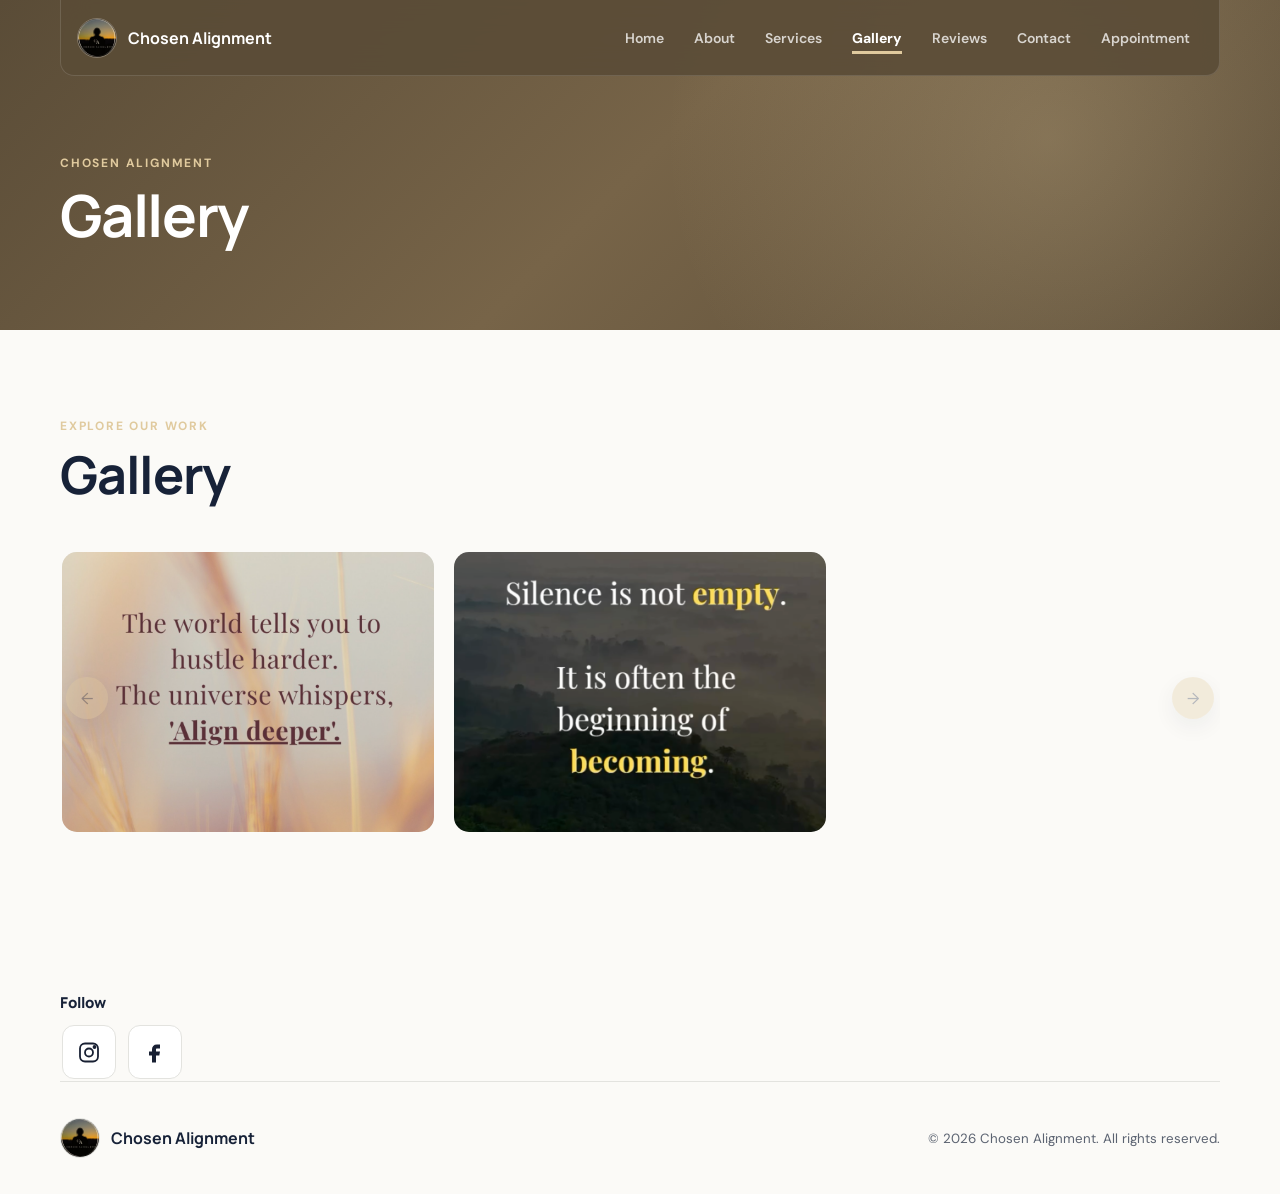
<file: gallery.html>
<!doctype html>
<html lang="en">
  <head>
    <meta charset="UTF-8" />
    <meta name="viewport" content="width=device-width, initial-scale=1.0" />
    <meta name="description" content="Gallery from Chosen Alignment." />
    <title>Gallery | Chosen Alignment</title>
    <link rel="preconnect" href="https://fonts.googleapis.com" />
    <link rel="preconnect" href="https://fonts.gstatic.com" crossorigin />
    <link href="https://fonts.googleapis.com/css2?family=DM+Sans:wght@400;500;600;700&amp;family=Manrope:wght@700;800&amp;display=swap" rel="stylesheet" />
    <link rel="stylesheet" href="styles.css?v=49" />
    <script src="script.js?v=49" defer></script>
  </head>
  <body data-page="gallery" data-page-title="Gallery" data-template="centered">
    
    <header class="page-site-header">
      <nav class="nav-shell" aria-label="Main navigation">
        <a class="brand" href="index.html" aria-label="Chosen Alignment home"><span class="company-logo-slot" data-company-logo-slot data-logo-variant="brand"><img src="data/company/logo.png" alt="Chosen Alignment logo" /></span><strong data-company-name>Chosen Alignment</strong></a>
        <div class="desktop-nav"><a href="#top">Home</a><a href="about.html">About</a><a href="services.html">Services</a><a href="gallery.html" class="active">Gallery</a><a href="reviews.html">Reviews</a><a href="contact.html">Contact</a><a href="appointment.html">Appointment</a></div>
        <button class="menu-button" type="button" aria-expanded="false" aria-controls="mobile-menu">
          <span></span><span></span><span></span><span class="sr-only">Open navigation</span>
        </button>
      </nav>
      <div class="mobile-nav" id="mobile-menu" hidden><a href="#top">Home</a><a href="about.html">About</a><a href="services.html">Services</a><a href="gallery.html" class="active">Gallery</a><a href="reviews.html">Reviews</a><a href="contact.html">Contact</a><a href="appointment.html">Appointment</a></div>
      <div class="page-banner">
        <p class="eyebrow" data-company-name>Chosen Alignment</p>
        <h1>Gallery</h1>
      </div>
    </header>
    <main class="page-main">
      <section class="content-section">
        
      <div class="section-heading">
        <div>
          <p class="eyebrow">Explore our work</p>
          <h2>Gallery</h2>
        </div>
        
      </div>
        <div class="data-status" id="gallery-status">Loading gallery…</div>
        <div class="carousel-shell" data-carousel>
          <button class="carousel-arrow previous" type="button" data-carousel-direction="-1" aria-label="Previous gallery images">←</button>
          <div class="gallery-grid" id="gallery-list" data-carousel-track></div>
          <button class="carousel-arrow next" type="button" data-carousel-direction="1" aria-label="Next gallery images">→</button>
        </div>
      </section>
    </main>
    
    <aside class="social-strip footer-social-strip" data-social-location="footer" aria-label="Company links">
      <p class="follow-heading">Follow</p>
      <div class="social-strip-track"><a class="social-icon-link" data-social-platform="instagram" href="https://www.instagram.com/chosenalignment/" target="_blank" rel="noopener noreferrer" aria-label="Instagram" title="Instagram"><svg viewBox="0 0 24 24" aria-hidden="true"><rect x="3" y="3" width="18" height="18" rx="5"></rect><circle cx="12" cy="12" r="4"></circle><circle cx="17.5" cy="6.5" r="1"></circle></svg><span class="sr-only">Instagram</span></a><a class="social-icon-link" data-social-platform="facebook" href="https://www.facebook.com/share/1CU577ZysL/?mibextid=wwXIfr" target="_blank" rel="noopener noreferrer" aria-label="Facebook" title="Facebook"><svg viewBox="0 0 24 24" aria-hidden="true"><path d="M14 8h3V4h-3c-3.3 0-5 2-5 5v2H6v4h3v7h4v-7h3.3l.7-4H13V9c0-.7.3-1 1-1Z"></path></svg><span class="sr-only">Facebook</span></a><a class="social-icon-link" data-social-platform="linkedin" href="#" target="_blank" rel="noopener noreferrer" aria-label="LinkedIn" title="LinkedIn" hidden><svg viewBox="0 0 24 24" aria-hidden="true"><rect x="3" y="9" width="4" height="12"></rect><circle cx="5" cy="5" r="2"></circle><path d="M11 9h4v1.8c1-1.4 2.3-2.2 4.2-2.2 3 0 4.8 2 4.8 5.8V21h-4v-6c0-1.8-.6-3-2.3-3-1.8 0-2.7 1.2-2.7 3.4V21h-4V9Z"></path></svg><span class="sr-only">LinkedIn</span></a><a class="social-icon-link" data-social-platform="twitter" href="#" target="_blank" rel="noopener noreferrer" aria-label="Twitter / X" title="Twitter / X" hidden><svg viewBox="0 0 24 24" aria-hidden="true"><path d="M4 3h4.7l4.1 5.8L17.8 3H20l-6.2 7.3L21 21h-4.7l-4.7-6.7L5.9 21H3.7l6.9-8.2L4 3Zm3.5 2 10 14h2L9.5 5h-2Z"></path></svg><span class="sr-only">Twitter / X</span></a><a class="social-icon-link" data-social-platform="youtube" href="#" target="_blank" rel="noopener noreferrer" aria-label="YouTube" title="YouTube" hidden><svg viewBox="0 0 24 24" aria-hidden="true"><rect x="2" y="5" width="20" height="14" rx="4"></rect><path d="m10 9 5 3-5 3V9Z"></path></svg><span class="sr-only">YouTube</span></a><a class="social-icon-link" data-social-platform="applePodcast" href="#" target="_blank" rel="noopener noreferrer" aria-label="Apple Podcasts" title="Apple Podcasts" hidden><svg viewBox="0 0 24 24" aria-hidden="true"><circle cx="12" cy="8" r="2"></circle><path d="M8.5 17.5a5 5 0 1 1 7 0M6 19.5a8 8 0 1 1 12 0M10 14h4l-1 7h-2l-1-7Z"></path></svg><span class="sr-only">Apple Podcasts</span></a><a class="social-icon-link" data-social-platform="spotify" href="#" target="_blank" rel="noopener noreferrer" aria-label="Spotify" title="Spotify" hidden><svg viewBox="0 0 24 24" aria-hidden="true"><circle cx="12" cy="12" r="9"></circle><path d="M7 9.5c3.6-1 7.4-.6 10.5 1M7.8 13c3-.8 6.2-.5 8.8.8M8.6 16.2c2.3-.6 4.8-.4 6.8.6"></path></svg><span class="sr-only">Spotify</span></a></div>
    </aside>
    <footer class="site-footer">
      <a class="brand footer-brand" href="index.html"><span class="company-logo-slot" data-company-logo-slot data-logo-variant="brand"><img src="data/company/logo.png" alt="Chosen Alignment logo" /></span><strong data-company-name>Chosen Alignment</strong></a>
      <small>© <span id="copyright-years" data-start-year="2026"></span> <span data-company-name>Chosen Alignment</span>. All rights reserved.</small>
    </footer>
  </body>
</html>
</file>
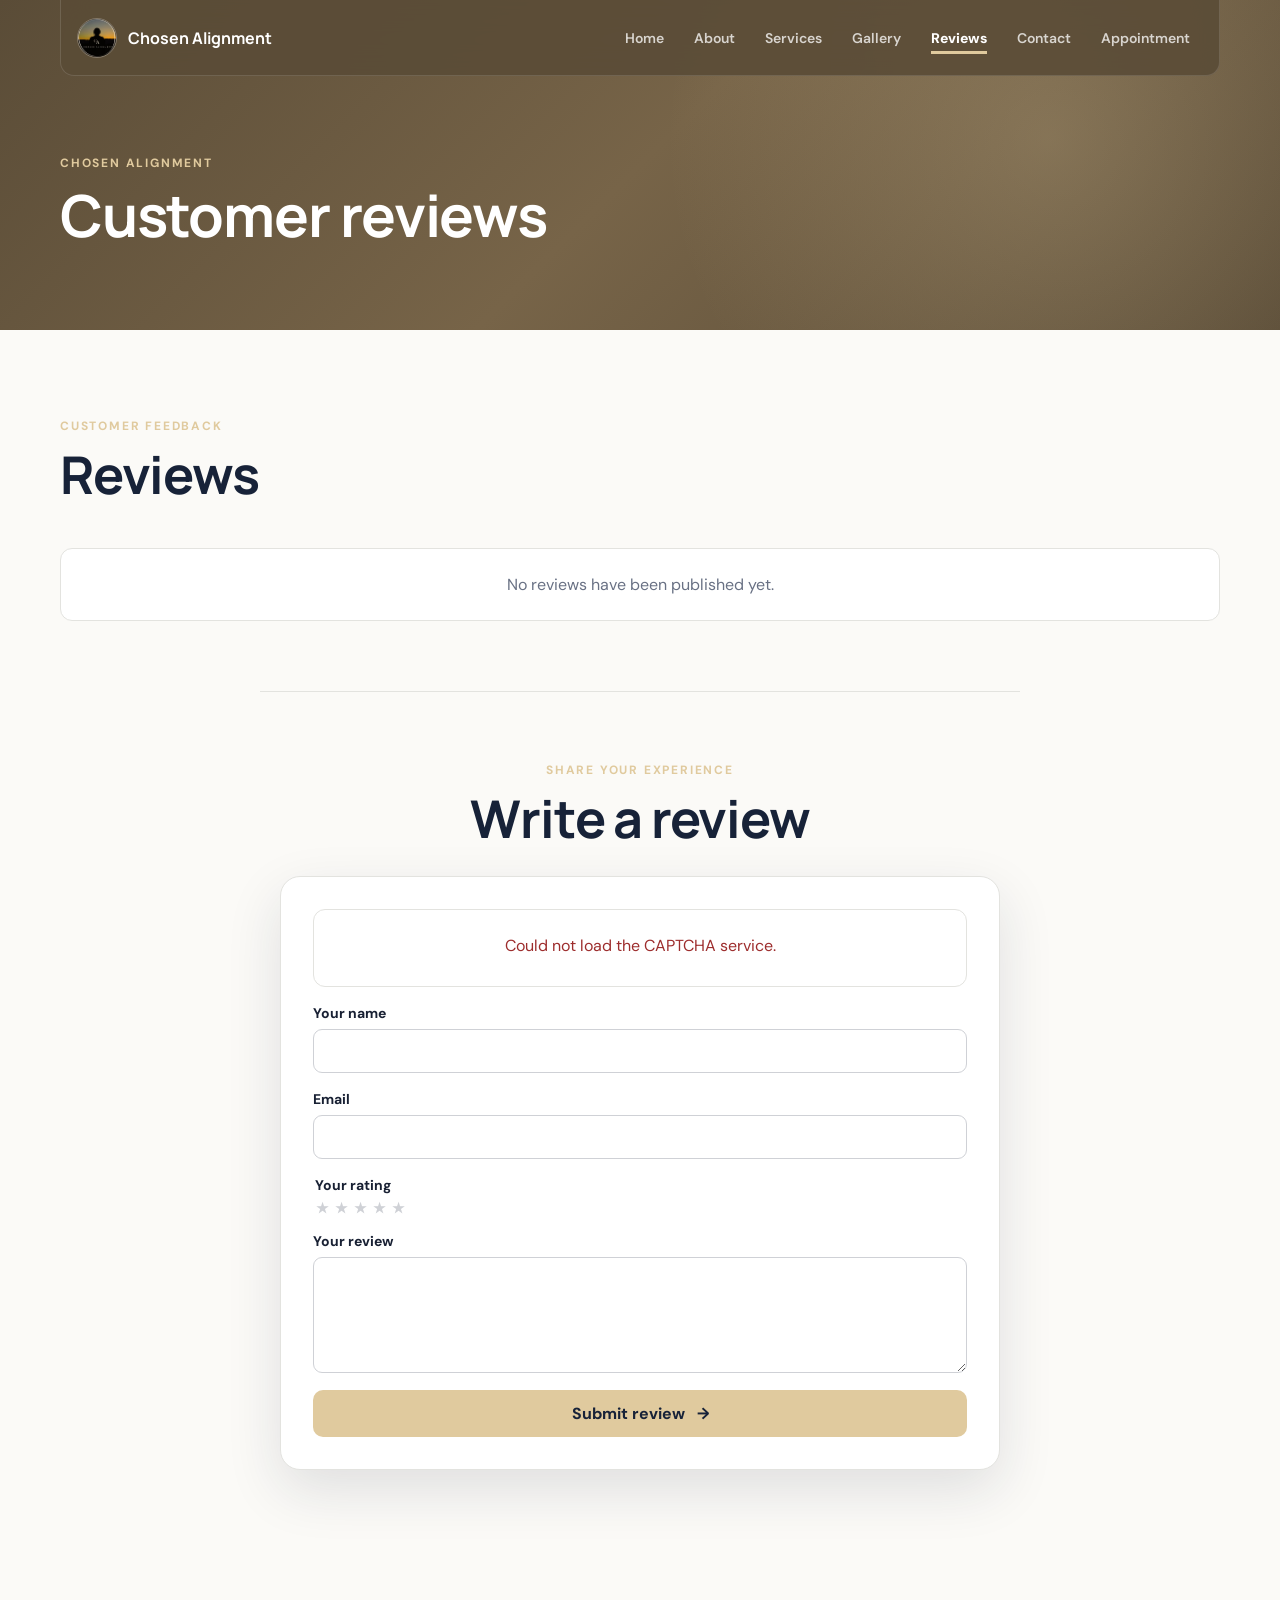
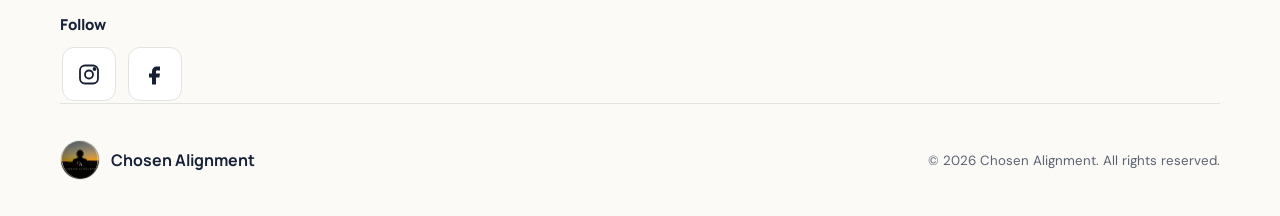
<file: reviews.html>
<!doctype html>
<html lang="en">
  <head>
    <meta charset="UTF-8" />
    <meta name="viewport" content="width=device-width, initial-scale=1.0" />
    <meta name="description" content="Customer reviews for Chosen Alignment." />
    <title>Customer reviews | Chosen Alignment</title>
    <link rel="preconnect" href="https://fonts.googleapis.com" />
    <link rel="preconnect" href="https://fonts.gstatic.com" crossorigin />
    <link href="https://fonts.googleapis.com/css2?family=DM+Sans:wght@400;500;600;700&amp;family=Manrope:wght@700;800&amp;display=swap" rel="stylesheet" />
    <link rel="stylesheet" href="styles.css?v=49" />
    <script src="script.js?v=49" defer></script>
  </head>
  <body data-page="reviews" data-page-title="Customer reviews" data-template="centered">
    
    <header class="page-site-header">
      <nav class="nav-shell" aria-label="Main navigation">
        <a class="brand" href="index.html" aria-label="Chosen Alignment home"><span class="company-logo-slot" data-company-logo-slot data-logo-variant="brand"><img src="data/company/logo.png" alt="Chosen Alignment logo" /></span><strong data-company-name>Chosen Alignment</strong></a>
        <div class="desktop-nav"><a href="#top">Home</a><a href="about.html">About</a><a href="services.html">Services</a><a href="gallery.html">Gallery</a><a href="reviews.html" class="active">Reviews</a><a href="contact.html">Contact</a><a href="appointment.html">Appointment</a></div>
        <button class="menu-button" type="button" aria-expanded="false" aria-controls="mobile-menu">
          <span></span><span></span><span></span><span class="sr-only">Open navigation</span>
        </button>
      </nav>
      <div class="mobile-nav" id="mobile-menu" hidden><a href="#top">Home</a><a href="about.html">About</a><a href="services.html">Services</a><a href="gallery.html">Gallery</a><a href="reviews.html" class="active">Reviews</a><a href="contact.html">Contact</a><a href="appointment.html">Appointment</a></div>
      <div class="page-banner">
        <p class="eyebrow" data-company-name>Chosen Alignment</p>
        <h1>Customer reviews</h1>
      </div>
    </header>
    <main class="page-main reviews-page">
      <section class="content-section">
        
      <div class="section-heading">
        <div>
          <p class="eyebrow">Customer feedback</p>
          <h2>Reviews</h2>
        </div>
        
      </div>
        <div class="data-status" id="reviews-status">Loading reviews…</div>
        <div class="carousel-shell" data-carousel>
          <button class="carousel-arrow previous" type="button" data-carousel-direction="-1" aria-label="Previous reviews">←</button>
          <div class="review-grid" id="review-list" data-carousel-track></div>
          <button class="carousel-arrow next" type="button" data-carousel-direction="1" aria-label="Next reviews">→</button>
        </div>
        
      <section class="review-submission-section">
        <div class="review-submission-copy">
          <p class="eyebrow">Share your experience</p>
          <h2>Write a review</h2>
        </div>
        <form class="contact-form review-form" id="review-submission-form" action="https://api.web3forms.com/submit" method="post" data-review-form data-form-kind="review" data-company="Chosen Alignment">
          <input type="hidden" name="subject" value="New customer review for Chosen Alignment" data-review-subject data-company-subject="review" />
          <input type="hidden" name="_subject" value="New customer review for Chosen Alignment" data-review-subject data-company-subject="review" />
          
          <input type="hidden" name="access_key" value="40f96740-3833-4397-93ec-b3744ff758e9" data-form-access-key />
          <input class="spam-trap" type="checkbox" name="botcheck" tabindex="-1" autocomplete="off" aria-hidden="true" />
          <div class="captcha-field">
            <div class="h-captcha" id="review-captcha" data-captcha="true"></div>
          </div>
          <label>Your name<input name="name" autocomplete="name" required /></label>
          <label>Email<input name="email" type="email" autocomplete="email" required /></label>
          <fieldset class="star-rating">
            <legend>Your rating</legend>
            <div class="star-rating-options">
              <input id="review-star-5" name="stars" type="radio" value="5" />
              <label for="review-star-5" title="5 stars"><span class="sr-only">5 stars</span>★</label>
              <input id="review-star-4" name="stars" type="radio" value="4" />
              <label for="review-star-4" title="4 stars"><span class="sr-only">4 stars</span>★</label>
              <input id="review-star-3" name="stars" type="radio" value="3" />
              <label for="review-star-3" title="3 stars"><span class="sr-only">3 stars</span>★</label>
              <input id="review-star-2" name="stars" type="radio" value="2" />
              <label for="review-star-2" title="2 stars"><span class="sr-only">2 stars</span>★</label>
              <input id="review-star-1" name="stars" type="radio" value="1" />
              <label for="review-star-1" title="1 star"><span class="sr-only">1 star</span>★</label>
            </div>
          </fieldset>
          <label>Your review<textarea name="review" rows="5" required></textarea></label>
          <button type="submit">Submit review <span aria-hidden="true">→</span></button>
        </form>
      </section>
      </section>
    </main>
    
    <aside class="social-strip footer-social-strip" data-social-location="footer" aria-label="Company links">
      <p class="follow-heading">Follow</p>
      <div class="social-strip-track"><a class="social-icon-link" data-social-platform="instagram" href="https://www.instagram.com/chosenalignment/" target="_blank" rel="noopener noreferrer" aria-label="Instagram" title="Instagram"><svg viewBox="0 0 24 24" aria-hidden="true"><rect x="3" y="3" width="18" height="18" rx="5"></rect><circle cx="12" cy="12" r="4"></circle><circle cx="17.5" cy="6.5" r="1"></circle></svg><span class="sr-only">Instagram</span></a><a class="social-icon-link" data-social-platform="facebook" href="https://www.facebook.com/share/1CU577ZysL/?mibextid=wwXIfr" target="_blank" rel="noopener noreferrer" aria-label="Facebook" title="Facebook"><svg viewBox="0 0 24 24" aria-hidden="true"><path d="M14 8h3V4h-3c-3.3 0-5 2-5 5v2H6v4h3v7h4v-7h3.3l.7-4H13V9c0-.7.3-1 1-1Z"></path></svg><span class="sr-only">Facebook</span></a><a class="social-icon-link" data-social-platform="linkedin" href="#" target="_blank" rel="noopener noreferrer" aria-label="LinkedIn" title="LinkedIn" hidden><svg viewBox="0 0 24 24" aria-hidden="true"><rect x="3" y="9" width="4" height="12"></rect><circle cx="5" cy="5" r="2"></circle><path d="M11 9h4v1.8c1-1.4 2.3-2.2 4.2-2.2 3 0 4.8 2 4.8 5.8V21h-4v-6c0-1.8-.6-3-2.3-3-1.8 0-2.7 1.2-2.7 3.4V21h-4V9Z"></path></svg><span class="sr-only">LinkedIn</span></a><a class="social-icon-link" data-social-platform="twitter" href="#" target="_blank" rel="noopener noreferrer" aria-label="Twitter / X" title="Twitter / X" hidden><svg viewBox="0 0 24 24" aria-hidden="true"><path d="M4 3h4.7l4.1 5.8L17.8 3H20l-6.2 7.3L21 21h-4.7l-4.7-6.7L5.9 21H3.7l6.9-8.2L4 3Zm3.5 2 10 14h2L9.5 5h-2Z"></path></svg><span class="sr-only">Twitter / X</span></a><a class="social-icon-link" data-social-platform="youtube" href="#" target="_blank" rel="noopener noreferrer" aria-label="YouTube" title="YouTube" hidden><svg viewBox="0 0 24 24" aria-hidden="true"><rect x="2" y="5" width="20" height="14" rx="4"></rect><path d="m10 9 5 3-5 3V9Z"></path></svg><span class="sr-only">YouTube</span></a><a class="social-icon-link" data-social-platform="applePodcast" href="#" target="_blank" rel="noopener noreferrer" aria-label="Apple Podcasts" title="Apple Podcasts" hidden><svg viewBox="0 0 24 24" aria-hidden="true"><circle cx="12" cy="8" r="2"></circle><path d="M8.5 17.5a5 5 0 1 1 7 0M6 19.5a8 8 0 1 1 12 0M10 14h4l-1 7h-2l-1-7Z"></path></svg><span class="sr-only">Apple Podcasts</span></a><a class="social-icon-link" data-social-platform="spotify" href="#" target="_blank" rel="noopener noreferrer" aria-label="Spotify" title="Spotify" hidden><svg viewBox="0 0 24 24" aria-hidden="true"><circle cx="12" cy="12" r="9"></circle><path d="M7 9.5c3.6-1 7.4-.6 10.5 1M7.8 13c3-.8 6.2-.5 8.8.8M8.6 16.2c2.3-.6 4.8-.4 6.8.6"></path></svg><span class="sr-only">Spotify</span></a></div>
    </aside>
    <footer class="site-footer">
      <a class="brand footer-brand" href="index.html"><span class="company-logo-slot" data-company-logo-slot data-logo-variant="brand"><img src="data/company/logo.png" alt="Chosen Alignment logo" /></span><strong data-company-name>Chosen Alignment</strong></a>
      <small>© <span id="copyright-years" data-start-year="2026"></span> <span data-company-name>Chosen Alignment</span>. All rights reserved.</small>
    </footer>
  </body>
</html>
</file>
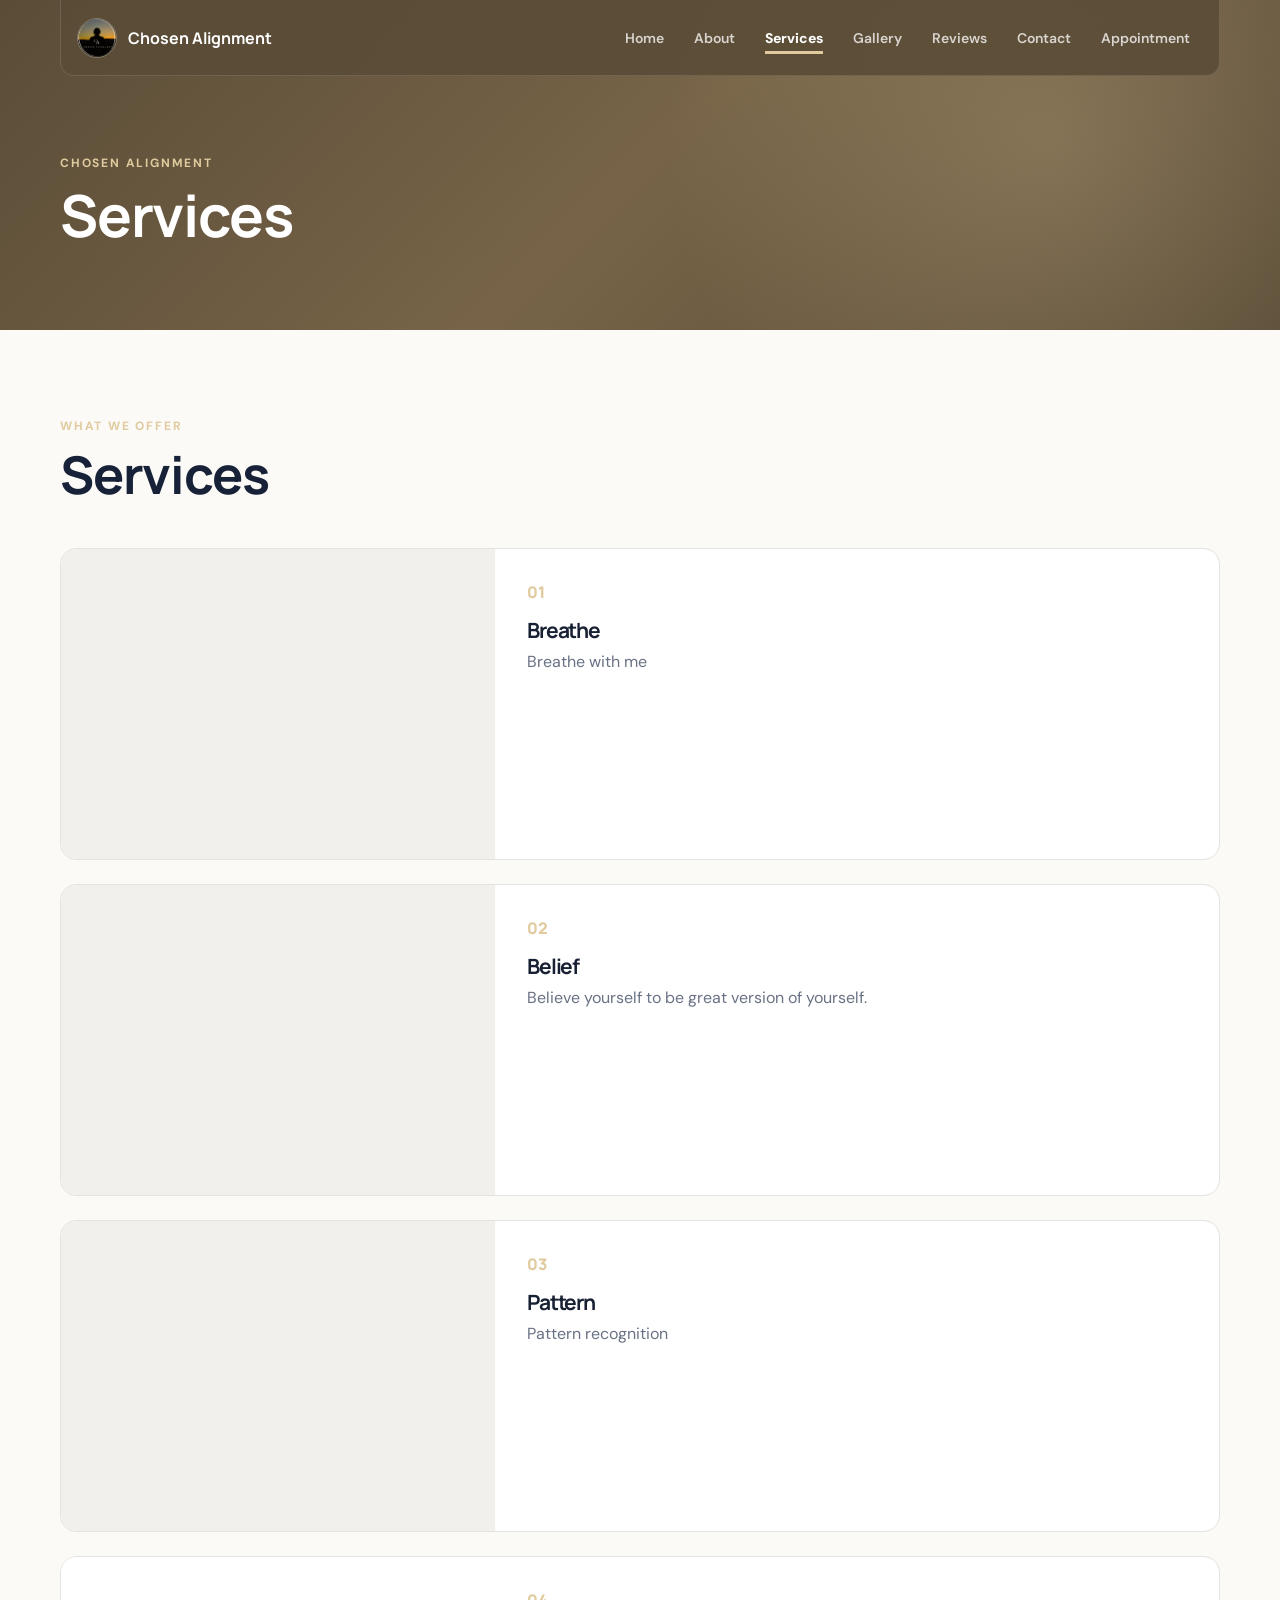
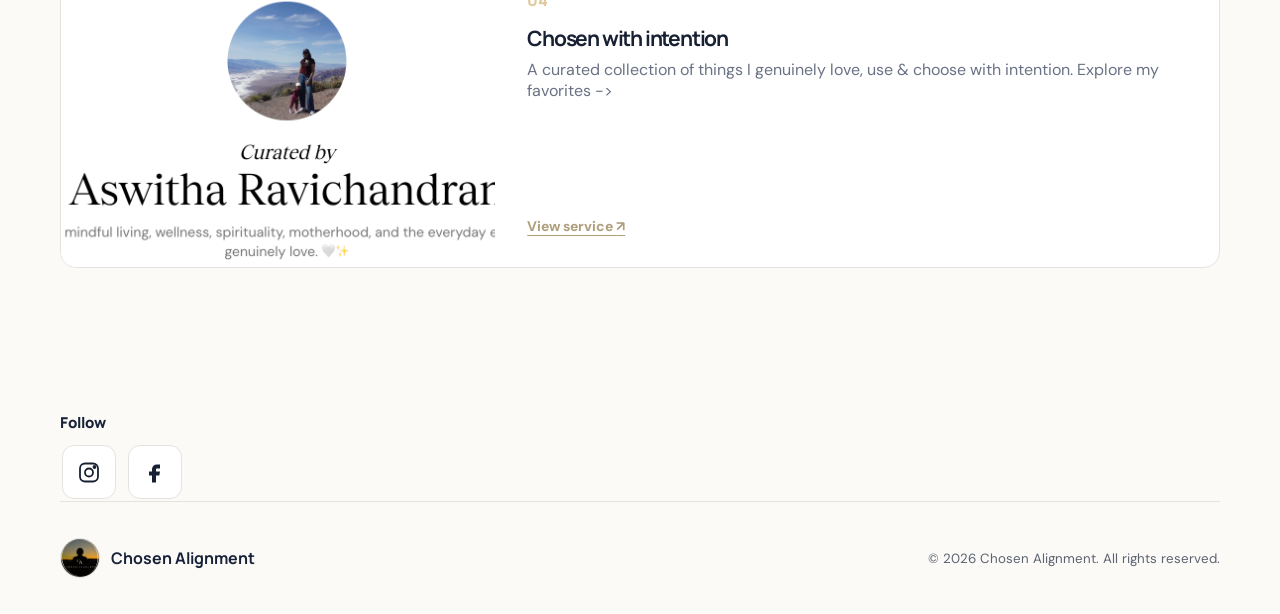
<file: services.html>
<!doctype html>
<html lang="en">
  <head>
    <meta charset="UTF-8" />
    <meta name="viewport" content="width=device-width, initial-scale=1.0" />
    <meta name="description" content="Services offered by Chosen Alignment." />
    <title>Services | Chosen Alignment</title>
    <link rel="preconnect" href="https://fonts.googleapis.com" />
    <link rel="preconnect" href="https://fonts.gstatic.com" crossorigin />
    <link href="https://fonts.googleapis.com/css2?family=DM+Sans:wght@400;500;600;700&amp;family=Manrope:wght@700;800&amp;display=swap" rel="stylesheet" />
    <link rel="stylesheet" href="styles.css?v=49" />
    <script src="script.js?v=49" defer></script>
  </head>
  <body data-page="services" data-page-title="Services" data-template="centered">
    
    <header class="page-site-header">
      <nav class="nav-shell" aria-label="Main navigation">
        <a class="brand" href="index.html" aria-label="Chosen Alignment home"><span class="company-logo-slot" data-company-logo-slot data-logo-variant="brand"><img src="data/company/logo.png" alt="Chosen Alignment logo" /></span><strong data-company-name>Chosen Alignment</strong></a>
        <div class="desktop-nav"><a href="#top">Home</a><a href="about.html">About</a><a href="services.html" class="active">Services</a><a href="gallery.html">Gallery</a><a href="reviews.html">Reviews</a><a href="contact.html">Contact</a><a href="appointment.html">Appointment</a></div>
        <button class="menu-button" type="button" aria-expanded="false" aria-controls="mobile-menu">
          <span></span><span></span><span></span><span class="sr-only">Open navigation</span>
        </button>
      </nav>
      <div class="mobile-nav" id="mobile-menu" hidden><a href="#top">Home</a><a href="about.html">About</a><a href="services.html" class="active">Services</a><a href="gallery.html">Gallery</a><a href="reviews.html">Reviews</a><a href="contact.html">Contact</a><a href="appointment.html">Appointment</a></div>
      <div class="page-banner">
        <p class="eyebrow" data-company-name>Chosen Alignment</p>
        <h1>Services</h1>
      </div>
    </header>
    <main class="page-main">
      <section class="content-section">
        
      <div class="section-heading">
        <div>
          <p class="eyebrow">What we offer</p>
          <h2>Services</h2>
        </div>
        
      </div>
        <div class="data-status" id="services-status">Loading services…</div>
        <div class="service-grid vertical-services" id="service-list"></div>
      </section>
    </main>
    
    <aside class="social-strip footer-social-strip" data-social-location="footer" aria-label="Company links">
      <p class="follow-heading">Follow</p>
      <div class="social-strip-track"><a class="social-icon-link" data-social-platform="instagram" href="https://www.instagram.com/chosenalignment/" target="_blank" rel="noopener noreferrer" aria-label="Instagram" title="Instagram"><svg viewBox="0 0 24 24" aria-hidden="true"><rect x="3" y="3" width="18" height="18" rx="5"></rect><circle cx="12" cy="12" r="4"></circle><circle cx="17.5" cy="6.5" r="1"></circle></svg><span class="sr-only">Instagram</span></a><a class="social-icon-link" data-social-platform="facebook" href="https://www.facebook.com/share/1CU577ZysL/?mibextid=wwXIfr" target="_blank" rel="noopener noreferrer" aria-label="Facebook" title="Facebook"><svg viewBox="0 0 24 24" aria-hidden="true"><path d="M14 8h3V4h-3c-3.3 0-5 2-5 5v2H6v4h3v7h4v-7h3.3l.7-4H13V9c0-.7.3-1 1-1Z"></path></svg><span class="sr-only">Facebook</span></a><a class="social-icon-link" data-social-platform="linkedin" href="#" target="_blank" rel="noopener noreferrer" aria-label="LinkedIn" title="LinkedIn" hidden><svg viewBox="0 0 24 24" aria-hidden="true"><rect x="3" y="9" width="4" height="12"></rect><circle cx="5" cy="5" r="2"></circle><path d="M11 9h4v1.8c1-1.4 2.3-2.2 4.2-2.2 3 0 4.8 2 4.8 5.8V21h-4v-6c0-1.8-.6-3-2.3-3-1.8 0-2.7 1.2-2.7 3.4V21h-4V9Z"></path></svg><span class="sr-only">LinkedIn</span></a><a class="social-icon-link" data-social-platform="twitter" href="#" target="_blank" rel="noopener noreferrer" aria-label="Twitter / X" title="Twitter / X" hidden><svg viewBox="0 0 24 24" aria-hidden="true"><path d="M4 3h4.7l4.1 5.8L17.8 3H20l-6.2 7.3L21 21h-4.7l-4.7-6.7L5.9 21H3.7l6.9-8.2L4 3Zm3.5 2 10 14h2L9.5 5h-2Z"></path></svg><span class="sr-only">Twitter / X</span></a><a class="social-icon-link" data-social-platform="youtube" href="#" target="_blank" rel="noopener noreferrer" aria-label="YouTube" title="YouTube" hidden><svg viewBox="0 0 24 24" aria-hidden="true"><rect x="2" y="5" width="20" height="14" rx="4"></rect><path d="m10 9 5 3-5 3V9Z"></path></svg><span class="sr-only">YouTube</span></a><a class="social-icon-link" data-social-platform="applePodcast" href="#" target="_blank" rel="noopener noreferrer" aria-label="Apple Podcasts" title="Apple Podcasts" hidden><svg viewBox="0 0 24 24" aria-hidden="true"><circle cx="12" cy="8" r="2"></circle><path d="M8.5 17.5a5 5 0 1 1 7 0M6 19.5a8 8 0 1 1 12 0M10 14h4l-1 7h-2l-1-7Z"></path></svg><span class="sr-only">Apple Podcasts</span></a><a class="social-icon-link" data-social-platform="spotify" href="#" target="_blank" rel="noopener noreferrer" aria-label="Spotify" title="Spotify" hidden><svg viewBox="0 0 24 24" aria-hidden="true"><circle cx="12" cy="12" r="9"></circle><path d="M7 9.5c3.6-1 7.4-.6 10.5 1M7.8 13c3-.8 6.2-.5 8.8.8M8.6 16.2c2.3-.6 4.8-.4 6.8.6"></path></svg><span class="sr-only">Spotify</span></a></div>
    </aside>
    <footer class="site-footer">
      <a class="brand footer-brand" href="index.html"><span class="company-logo-slot" data-company-logo-slot data-logo-variant="brand"><img src="data/company/logo.png" alt="Chosen Alignment logo" /></span><strong data-company-name>Chosen Alignment</strong></a>
      <small>© <span id="copyright-years" data-start-year="2026"></span> <span data-company-name>Chosen Alignment</span>. All rights reserved.</small>
    </footer>
  </body>
</html>
</file>
<file: styles.css>
:root {
  --ink: #182033;
  --muted: #697184;
  --paper: #fbfaf7;
  --white: #ffffff;
  --navy: #776448;
  --brand: #e0ca9e;
  --brand-dark: #b39d71;
  --brand-light: #fffffd;
  --secondary: #776448;
  --secondary-dark: #544125;
  --secondary-light: #c7b498;
  --on-secondary: #ffffff;
  --on-brand: #172238;
  --on-page: #172238;
  --page-blur: 0px;
  --border: #e3e3df;
  --shadow: 0 20px 55px rgba(23, 34, 56, 0.12);
  --heading-font: "Manrope", sans-serif;
}

* {
  box-sizing: border-box;
}

[hidden] {
  display: none !important;
}

html {
  width: 100%;
  max-width: 100%;
  overflow-x: hidden;
  scroll-behavior: smooth;
}

body {
  position: relative;
  width: 100%;
  max-width: 100%;
  min-width: 0;
  margin: 0;
  overflow-x: hidden;
  color: var(--on-page);
  background: #fbfaf7;
  background-attachment: fixed;
  font-family: "DM Sans", sans-serif;
  line-height: 1.6;
}

body > main {
  background: var(--paper);
  backdrop-filter: blur(var(--page-blur));
  -webkit-backdrop-filter: blur(var(--page-blur));
}

body,
button,
input,
textarea {
  font: inherit;
}

img {
  display: block;
  max-width: 100%;
}

.company-logo-slot {
  display: contents;
}

a {
  color: inherit;
}

.sr-only {
  position: absolute;
  width: 1px;
  height: 1px;
  padding: 0;
  margin: -1px;
  overflow: hidden;
  clip: rect(0, 0, 0, 0);
  white-space: nowrap;
  border: 0;
}

.site-header {
  min-height: 640px;
  padding-top: 76px;
  overflow: hidden;
  color: var(--on-secondary);
  background:
    radial-gradient(circle at 82% 42%, color-mix(in srgb, var(--brand) 28%, transparent), transparent 26rem),
    linear-gradient(135deg, var(--secondary-dark), var(--secondary) 58%, var(--secondary-dark));
}

.nav-shell,
.hero,
.content-section,
.site-footer {
  width: min(1160px, calc(100% - 40px));
  margin-inline: auto;
}

.nav-shell {
  position: fixed;
  z-index: 20;
  top: 0;
  left: 50%;
  display: flex;
  align-items: center;
  justify-content: space-between;
  min-height: 76px;
  padding: 0 16px;
  background: color-mix(in srgb, var(--secondary-dark) 90%, transparent);
  border: 1px solid color-mix(in srgb, var(--on-secondary) 13%, transparent);
  border-top: 0;
  border-radius: 0 0 14px 14px;
  backdrop-filter: blur(14px);
  transform: translateX(-50%);
}

.brand {
  display: inline-flex;
  gap: 11px;
  align-items: center;
  font-family: var(--heading-font);
  text-decoration: none;
}

.brand img,
.brand-mark {
  width: 40px;
  height: 40px;
  object-fit: cover;
  border: 1px solid color-mix(in srgb, var(--on-secondary) 25%, transparent);
  border-radius: 50%;
}

.brand-mark {
  display: grid;
  color: color-mix(in srgb, var(--brand-light) 75%, var(--on-secondary));
  font-size: 13px;
  background: var(--secondary-dark);
  place-items: center;
}

.desktop-nav {
  display: flex;
  gap: 4px;
}

.desktop-nav a,
.mobile-nav a {
  padding: 9px 13px;
  color: color-mix(in srgb, var(--on-secondary) 76%, transparent);
  font-size: 14px;
  font-weight: 600;
  text-decoration: none;
  border-radius: 8px;
}

.desktop-nav a:hover {
  color: var(--on-secondary);
  background: transparent;
}

.desktop-nav a.active,
.mobile-nav a.active {
  color: var(--on-secondary);
  font-weight: 800;
  text-decoration: underline;
  text-decoration-color: var(--brand);
  text-decoration-thickness: 3px;
  text-underline-offset: 8px;
  background: transparent;
  box-shadow: none;
}

.menu-button,
.mobile-nav {
  display: none;
}

.hero {
  display: grid;
  grid-template-columns: minmax(0, 1.1fr) minmax(300px, 0.9fr);
  gap: 60px;
  align-items: center;
  min-height: 560px;
}

.hero-copy {
  max-width: 680px;
  padding: 60px 0;
}

.eyebrow {
  margin: 0 0 12px;
  color: var(--brand);
  font-size: 12px;
  font-weight: 700;
  letter-spacing: 1.8px;
  text-transform: uppercase;
}

.hero .eyebrow {
  color: color-mix(in srgb, var(--brand-light) 75%, var(--on-secondary));
}

h1,
h2,
h3 {
  margin-top: 0;
  font-family: var(--heading-font);
  line-height: 1.12;
  letter-spacing: -1.2px;
}

h1 {
  margin-bottom: 20px;
  font-size: clamp(36px, 5vw, 58px);
}

h2 {
  margin-bottom: 0;
  font-size: clamp(34px, 5vw, 52px);
}

h3 {
  font-size: 21px;
}

.hero-description {
  max-width: 620px;
  margin: 0 0 28px;
  color: color-mix(in srgb, var(--on-secondary) 72%, transparent);
  font-size: 18px;
}

.hero-actions {
  display: flex;
  gap: 20px;
  align-items: center;
  flex-wrap: wrap;
}

.primary-button,
.contact-form button {
  display: inline-flex;
  gap: 12px;
  align-items: center;
  justify-content: center;
  padding: 13px 20px;
  color: var(--on-brand);
  font-weight: 700;
  text-decoration: none;
  background: var(--brand);
  border: 0;
  border-radius: 10px;
  cursor: pointer;
  transition: 180ms ease;
}

.primary-button:hover,
.contact-form button:hover {
  background: var(--brand-dark);
  transform: translateY(-2px);
}

.secondary-link {
  color: color-mix(in srgb, var(--on-secondary) 84%, transparent);
  font-weight: 600;
  text-decoration-color: color-mix(in srgb, var(--brand-light) 60%, transparent);
  text-underline-offset: 5px;
}

.hero-art {
  position: relative;
  display: grid;
  min-height: 340px;
  place-items: center;
}

.hero-image-wrap,
.hero-monogram {
  position: relative;
  width: min(100%, 310px);
  aspect-ratio: 1;
  overflow: hidden;
  background: var(--secondary-dark);
  border: 1px solid color-mix(in srgb, var(--on-secondary) 18%, transparent);
  border-radius: 30px;
  box-shadow: 0 35px 90px rgba(0, 0, 0, 0.4);
}

.hero-image-wrap::before,
.hero-monogram::before {
  position: absolute;
  z-index: 0;
  inset: -20%;
  content: "";
  background: radial-gradient(circle, color-mix(in srgb, var(--brand) 38%, transparent), transparent 65%);
}

.hero-image-wrap img {
  position: relative;
  z-index: 1;
  width: 100%;
  height: 100%;
  object-fit: cover;
  object-position: center;
}

.hero-monogram {
  display: grid;
  place-items: center;
}

.hero-monogram span {
  position: relative;
  z-index: 1;
  color: var(--brand-light);
  font-family: var(--heading-font);
  font-size: clamp(80px, 13vw, 150px);
}

.content-section {
  padding: 88px 0;
  scroll-margin-top: 100px;
}

.content-section + .content-section {
  border-top: 1px solid var(--border);
  background: var(--paper);
  backdrop-filter: blur(var(--page-blur));
  -webkit-backdrop-filter: blur(var(--page-blur));
}

.section-heading {
  display: flex;
  gap: 50px;
  align-items: end;
  justify-content: space-between;
  margin-bottom: 44px;
}

.section-heading > p {
  max-width: 430px;
  margin: 0;
  color: color-mix(in srgb, var(--on-page) 72%, transparent);
}

.about-card {
  padding: 46px;
  background: var(--white);
  border: 1px solid var(--border);
  border-radius: 22px;
  box-shadow: 0 8px 28px rgba(23, 34, 56, 0.05);
  color: var(--ink);
}

.about-card > p {
  margin: 0;
  color: var(--muted);
  font-size: 19px;
}

.carousel-shell {
  position: relative;
  width: 100%;
  max-width: 100%;
  min-width: 0;
  overflow: hidden;
}

.service-grid,
.review-grid,
.gallery-grid {
  display: flex;
  gap: 20px;
  width: 100%;
  max-width: 100%;
  min-width: 0;
  overflow-x: auto;
  padding: 4px 2px 16px;
  scroll-behavior: smooth;
  scroll-snap-type: x mandatory;
  scrollbar-width: none;
}

.service-grid::-webkit-scrollbar,
.review-grid::-webkit-scrollbar,
.gallery-grid::-webkit-scrollbar {
  display: none;
}

.carousel-arrow {
  position: absolute;
  z-index: 3;
  top: 50%;
  display: grid;
  width: 42px;
  height: 42px;
  padding: 0;
  color: var(--on-brand);
  background: var(--brand);
  border: 0;
  border-radius: 50%;
  cursor: pointer;
  place-items: center;
  transform: translateY(-50%);
  box-shadow: 0 8px 24px rgba(23, 34, 56, 0.2);
}

.carousel-arrow:hover {
  background: var(--brand-dark);
}

.carousel-arrow:disabled {
  cursor: not-allowed;
  opacity: 0.3;
  transform: translateY(-50%);
}

.carousel-arrow.previous {
  left: 6px;
}

.carousel-arrow.next {
  right: 6px;
}

.service-card,
blockquote {
  flex: 0 0 calc((100% - 40px) / 3);
  min-height: 260px;
  margin: 0;
  padding: 28px;
  background: var(--white);
  border: 1px solid var(--border);
  border-radius: 16px;
  color: var(--ink);
}

.service-number {
  color: var(--brand);
  font-family: var(--heading-font);
  font-weight: 800;
}

.service-card {
  padding: 0;
  overflow: hidden;
}

.service-card-content {
  display: flex;
  min-width: 0;
  padding: 25px;
  flex-direction: column;
}

.service-card h3 {
  margin: 16px 0 8px;
}

.service-card p,
blockquote p {
  margin: 0;
  color: var(--muted);
}

.service-media {
  width: 100%;
  height: 210px;
  overflow: hidden;
  background: color-mix(in srgb, var(--secondary) 10%, white);
}

.service-media img,
.service-media iframe,
.service-media video {
  width: 100%;
  height: 100%;
  object-fit: cover;
  border: 0;
}

.service-card-footer {
  display: flex;
  gap: 14px;
  align-items: center;
  justify-content: space-between;
  margin-top: auto;
  padding-top: 22px;
}

.service-price {
  color: var(--ink);
  font-family: var(--heading-font);
  font-size: 18px;
}

.service-link,
.service-payment-link {
  color: var(--brand-dark);
  font-size: 14px;
  font-weight: 700;
  text-underline-offset: 4px;
}

.service-card-actions {
  display: flex;
  flex-wrap: wrap;
  gap: 8px 14px;
  align-items: center;
  justify-content: flex-end;
}

.service-payment-link {
  padding: 9px 13px;
  color: var(--on-brand);
  text-decoration: none;
  background: var(--brand);
  border-radius: 999px;
}

.vertical-services {
  display: grid;
  gap: 24px;
  overflow: visible;
  padding: 0;
  scroll-snap-type: none;
}

.vertical-services .service-card {
  display: grid;
  grid-template-columns: minmax(260px, 0.75fr) minmax(0, 1.25fr);
  min-height: 310px;
}

.vertical-services .service-media {
  height: 100%;
  min-height: 310px;
}

.vertical-services .service-card-content {
  padding: 32px;
}

.horizontal-services .service-card {
  flex-basis: calc((100% - 40px) / 3);
}

.gallery-grid figure {
  flex: 0 0 calc((100% - 40px) / 3);
  height: 280px;
  min-height: 260px;
  margin: 0;
  overflow: hidden;
  background: #e9e8e4;
  border-radius: 15px;
}

.gallery-grid img {
  width: 100%;
  height: 100%;
  object-fit: cover;
  object-position: center;
  transition: transform 300ms ease;
}

.gallery-lightbox-trigger {
  display: block;
  width: 100%;
  height: 100%;
  padding: 0;
  overflow: hidden;
  background: transparent;
  border: 0;
  cursor: zoom-in;
}

.gallery-grid figure:hover img {
  transform: scale(1.04);
}

.gallery-lightbox {
  position: fixed;
  z-index: 1000;
  inset: 0;
  display: grid;
  width: 100vw;
  max-width: 100%;
  height: 100dvh;
  padding: clamp(16px, 4vw, 48px);
  overflow: hidden;
  background: rgba(7, 12, 22, 0.92);
  place-items: center;
}

.gallery-lightbox img {
  display: block;
  width: auto;
  max-width: 100%;
  height: auto;
  max-height: calc(100dvh - clamp(32px, 8vw, 96px));
  object-fit: contain;
}

.gallery-lightbox-close {
  position: absolute;
  z-index: 1;
  top: max(12px, env(safe-area-inset-top));
  right: max(12px, env(safe-area-inset-right));
  display: grid;
  width: 44px;
  height: 44px;
  padding: 0;
  color: #ffffff;
  font-size: 32px;
  line-height: 1;
  background: rgba(255, 255, 255, 0.14);
  border: 1px solid rgba(255, 255, 255, 0.35);
  border-radius: 50%;
  cursor: pointer;
  place-items: center;
}

body.lightbox-open {
  overflow: hidden;
}

.service-card,
.gallery-grid figure,
blockquote {
  scroll-snap-align: start;
}

.social-strip {
  width: min(1160px, calc(100% - 40px));
  margin: 24px auto 0;
}

.follow-heading {
  margin: 0 0 10px;
  color: var(--on-page);
  font-family: var(--heading-font);
  font-size: 15px;
  font-weight: 800;
}

.social-strip-track {
  display: flex;
  gap: 12px;
  overflow-x: auto;
  padding: 2px 2px 12px;
  scrollbar-width: none;
}

.footer-social-strip {
  margin-top: 56px;
}

.footer-social-strip .social-strip-track {
  padding-bottom: 2px;
}

.social-strip-track::-webkit-scrollbar {
  display: none;
}

.social-icon-link {
  display: inline-flex;
  align-items: center;
  justify-content: center;
  width: 54px;
  height: 54px;
  padding: 14px;
  color: var(--secondary);
  text-decoration: none;
  background: var(--white);
  border: 1px solid var(--border);
  border-radius: 12px;
  color: var(--ink);
  cursor: pointer;
  transition: 180ms ease;
}

.social-icon-link:hover {
  color: var(--brand-dark);
  border-color: var(--brand);
  transform: translateY(-2px);
}

.social-icon-link svg {
  width: 25px;
  height: 25px;
  fill: none;
  stroke: currentColor;
  stroke-linecap: round;
  stroke-linejoin: round;
  stroke-width: 1.8;
}

.social-icon-link[aria-label="Facebook"] svg,
.social-icon-link[aria-label="LinkedIn"] svg {
  fill: currentColor;
  stroke: none;
}

.contact-action {
  display: flex;
  flex: 0 0 auto;
  gap: 8px;
  align-items: center;
}

.contact-action-details {
  display: flex;
  gap: 8px;
  align-items: center;
  min-height: 54px;
  padding: 7px 8px 7px 14px;
  white-space: nowrap;
  background: var(--white);
  border: 1px solid var(--brand);
  border-radius: 12px;
}

.contact-action-details[hidden] {
  display: none;
}

.contact-action-details a {
  color: var(--ink);
  font-weight: 700;
  text-decoration: none;
}

.contact-action-details button {
  padding: 7px 10px;
  color: var(--on-brand);
  font-size: 12px;
  font-weight: 700;
  background: var(--brand);
  border: 0;
  border-radius: 7px;
  cursor: pointer;
}

.reviews-section {
  width: auto;
  max-width: none;
  padding-inline: max(20px, calc((100% - 1160px) / 2));
  background: var(--paper);
}

.quote-mark {
  color: var(--brand);
  font-family: Georgia, serif;
  font-size: 50px;
  line-height: 0.8;
}

.review-stars {
  color: var(--brand);
  font-size: 21px;
  letter-spacing: 3px;
}

.review-stars span {
  color: color-mix(in srgb, var(--on-page) 18%, transparent);
}

blockquote p {
  min-height: 90px;
  margin: 18px 0 24px;
  font-size: 16px;
}

blockquote footer {
  display: flex;
  gap: 8px 16px;
  align-items: center;
  justify-content: space-between;
}

blockquote footer strong {
  font-weight: 700;
}

blockquote footer time {
  color: var(--muted);
  font-size: 13px;
  white-space: nowrap;
}

.review-submission-section {
  display: block;
  width: min(100%, 760px);
  padding-top: 70px;
  margin: 70px auto 0;
  border-top: 1px solid var(--border);
}

.review-submission-copy {
  margin-bottom: 28px;
  text-align: center;
}

.review-submission-copy h2 {
  margin-bottom: 16px;
}

.review-submission-copy > p:not(.eyebrow) {
  color: var(--muted);
}

.star-rating {
  padding: 0;
  margin: 0;
  border: 0;
}

.star-rating legend {
  margin-bottom: 7px;
  font-size: 14px;
  font-weight: 700;
}

.star-rating-options {
  display: flex;
  flex-direction: row-reverse;
  justify-content: flex-end;
  width: fit-content;
}

.star-rating-options input {
  position: absolute;
  width: 1px;
  height: 1px;
  opacity: 0;
}

.star-rating-options label {
  display: block;
  padding: 0 3px;
  color: #cfd1d6;
  font-size: 34px;
  line-height: 1;
  cursor: pointer;
}

.star-rating-options label:hover,
.star-rating-options label:hover ~ label,
.star-rating-options input:checked ~ label {
  color: var(--brand);
}

.star-rating-options input:focus-visible + label {
  border-radius: 4px;
  outline: 3px solid color-mix(in srgb, var(--brand) 30%, transparent);
}

.contact-section {
  display: block;
  width: min(100% - 40px, 900px);
}

.contact-copy {
  width: min(100%, 720px);
  margin: 0 auto 30px;
  text-align: center;
}

.contact-copy h2 {
  margin-bottom: 20px;
}

.contact-copy > p:not(.eyebrow) {
  color: var(--muted);
  font-size: 17px;
}

.contact-details {
  display: grid;
  gap: 10px;
  justify-items: center;
  padding: 24px 0 0;
  margin: 24px 0 0;
  list-style: none;
  border-top: 1px solid var(--border);
}

.contact-details a {
  text-underline-offset: 4px;
}

.contact-form {
  display: grid;
  gap: 17px;
  width: min(100%, 720px);
  padding: 32px;
  margin-inline: auto;
  background: var(--white);
  border: 1px solid var(--border);
  border-radius: 20px;
  box-shadow: var(--shadow);
  color: var(--ink);
}

.contact-form label {
  display: grid;
  gap: 7px;
  font-size: 14px;
  font-weight: 700;
}

.contact-form input,
.contact-form textarea {
  width: 100%;
  padding: 12px 13px;
  border: 1px solid #cfd1d6;
  border-radius: 9px;
  outline: none;
}

.contact-form input:focus,
.contact-form textarea:focus {
  border-color: var(--brand);
  box-shadow: 0 0 0 3px color-mix(in srgb, var(--brand) 18%, transparent);
}

.contact-form textarea {
  resize: vertical;
}

.spam-trap {
  display: none !important;
}

.captcha-field {
  min-height: 78px;
  width: 100%;
  max-width: 100%;
  overflow: hidden;
}

.h-captcha {
  width: 100%;
  max-width: 100%;
  transform-origin: left top;
}

.h-captcha iframe {
  max-width: 100% !important;
}

.form-status-toast {
  position: fixed;
  z-index: 100;
  right: 22px;
  bottom: 22px;
  max-width: min(390px, calc(100% - 44px));
  padding: 15px 18px;
  color: #ffffff;
  font-weight: 700;
  background: #237a4b;
  border-radius: 12px;
  box-shadow: 0 16px 40px rgba(17, 29, 46, 0.24);
  opacity: 0;
  pointer-events: none;
  transform: translateY(18px);
  transition: opacity 180ms ease, transform 180ms ease;
}

.form-status-toast.error {
  background: #9d2d2d;
}

.form-status-toast.visible {
  opacity: 1;
  transform: translateY(0);
}

.contact-form button {
  width: 100%;
}

.appointment-card {
  overflow: hidden;
  background: var(--white);
  border: 1px solid var(--border);
  border-radius: 20px;
  box-shadow: var(--shadow);
}

.appointment-frame {
  display: block;
  width: 100%;
  height: 760px;
  background: var(--white);
  border: 0;
}

.site-footer {
  display: flex;
  align-items: center;
  justify-content: space-between;
  padding: 36px 0;
  border-top: 1px solid var(--border);
}

.site-header,
body > main,
.home-main,
.home-page-section,
.page-main,
.content-section,
.contact-section,
.review-submission-section {
  max-width: 100%;
  min-width: 0;
}

.contact-section > *,
.review-submission-section > * {
  min-width: 0;
}

.footer-brand .brand-mark,
.footer-brand img {
  border-color: var(--border);
}

.site-footer small {
  color: color-mix(in srgb, var(--on-page) 70%, transparent);
}

@media (max-width: 850px) {
  .desktop-nav {
    display: none;
  }

  .menu-button {
    display: grid;
    gap: 4px;
    width: 42px;
    height: 42px;
    padding: 10px;
    background: color-mix(in srgb, var(--on-secondary) 8%, transparent);
    border: 0;
    border-radius: 9px;
    cursor: pointer;
    place-content: center;
  }

  .menu-button > span:not(.sr-only) {
    width: 20px;
    height: 2px;
    background: var(--on-secondary);
  }

  .mobile-nav {
    position: fixed;
    z-index: 19;
    top: 76px;
    left: 50%;
    width: min(100% - 40px, 1160px);
    padding: 8px;
    margin: 0;
    background: color-mix(in srgb, var(--secondary-dark) 96%, transparent);
    border: 1px solid color-mix(in srgb, var(--on-secondary) 12%, transparent);
    border-radius: 10px;
    transform: translateX(-50%);
  }

  .mobile-nav:not([hidden]) {
    display: grid;
  }

  .mobile-nav a {
    display: block;
  }

  .hero {
    grid-template-columns: minmax(0, 1.15fr) minmax(240px, 0.85fr);
    gap: 30px;
  }

  .service-card,
  blockquote,
  .gallery-grid figure {
    flex-basis: calc((100% - 20px) / 2);
  }

  .horizontal-services .service-card {
    flex-basis: calc((100% - 20px) / 2);
  }

  .vertical-services .service-card {
    grid-template-columns: minmax(220px, 0.8fr) minmax(0, 1.2fr);
  }

  .about-card {
    grid-template-columns: 1fr;
    gap: 35px;
  }

  .contact-section {
    width: min(100% - 40px, 900px);
  }
}

@media (max-width: 620px) {
  .nav-shell,
  .hero,
  .content-section,
  .site-footer,
  .mobile-nav {
    width: min(100% - 28px, 1160px);
  }

  .site-header {
    min-height: auto;
  }

  .nav-shell {
    min-height: 68px;
  }

  .brand {
    max-width: calc(100% - 60px);
  }

  .brand strong {
    overflow: hidden;
    text-overflow: ellipsis;
    white-space: nowrap;
  }

  .hero {
    grid-template-columns: minmax(0, 1.25fr) minmax(105px, 0.75fr);
    gap: 14px;
    min-height: 430px;
  }

  .hero-copy {
    padding: 45px 0;
  }

  h1 {
    font-size: clamp(28px, 8vw, 39px);
  }

  .hero-description {
    font-size: 15px;
  }

  .hero-art {
    min-height: 170px;
  }

  .hero-image-wrap,
  .hero-monogram {
    border-radius: 18px;
  }

  .primary-button {
    padding: 11px 14px;
    font-size: 13px;
  }

  .secondary-link {
    font-size: 13px;
  }

  .content-section {
    padding: 62px 0;
  }

  .section-heading {
    display: grid;
    gap: 16px;
    margin-bottom: 30px;
  }

  .about-card {
    padding: 26px 20px;
  }

  .about-card > p {
    font-size: 16px;
  }

  .service-card,
  blockquote,
  .gallery-grid figure {
    flex-basis: 86%;
  }

  .horizontal-services .service-card {
    flex-basis: 92%;
    height: 520px;
    min-height: 520px;
  }

  .horizontal-services .service-card-content {
    min-height: 275px;
  }

  .horizontal-services .service-card p {
    display: -webkit-box;
    overflow: hidden;
    -webkit-box-orient: vertical;
    -webkit-line-clamp: 4;
  }

  .vertical-services .service-card {
    display: block;
    min-height: 0;
  }

  .vertical-services .service-media {
    height: 220px;
    min-height: 0;
  }

  .vertical-services .service-card-content {
    padding: 24px 20px;
  }

  .gallery-grid figure {
    height: 250px;
    min-height: 230px;
  }

  .carousel-arrow.previous {
    left: 4px;
  }

  .carousel-arrow.next {
    right: 4px;
  }

  .social-strip {
    width: min(100% - 28px, 1160px);
  }


  .reviews-section {
    width: auto;
    padding-inline: 14px;
  }

  .review-submission-section {
    padding-top: 45px;
    margin-top: 45px;
  }

  blockquote p {
    min-height: auto;
  }

  .contact-form {
    padding: 24px 18px;
  }

  .h-captcha {
    margin-bottom: -14px;
    transform: scale(0.82);
  }

  .appointment-frame {
    height: 680px;
  }

  .site-footer {
    align-items: start;
    flex-direction: column;
    gap: 12px;
  }
}

@media (prefers-reduced-motion: reduce) {
  * {
    scroll-behavior: auto !important;
    transition-duration: 0.01ms !important;
  }
}


/* Template 1: logo left, content right */
body[data-template="logo-left"] .hero {
  grid-template-columns: minmax(260px, 0.8fr) minmax(0, 1.2fr);
}

body[data-template="logo-left"] .hero-art {
  grid-row: 1;
  grid-column: 1;
}

body[data-template="logo-left"] .hero-copy {
  grid-row: 1;
  grid-column: 2;
}

@media (max-width: 620px) {
  body[data-template="logo-left"] .hero {
    grid-template-columns: minmax(105px, 0.75fr) minmax(0, 1.25fr);
  }
}


/* Template 2: content left, logo right */
body[data-template="logo-right"] .hero {
  grid-template-columns: minmax(0, 1.2fr) minmax(260px, 0.8fr);
}

body[data-template="logo-right"] .hero-copy {
  grid-row: 1;
  grid-column: 1;
}

body[data-template="logo-right"] .hero-art {
  grid-row: 1;
  grid-column: 2;
}

@media (max-width: 620px) {
  body[data-template="logo-right"] .hero {
    grid-template-columns: minmax(0, 1.25fr) minmax(105px, 0.75fr);
  }
}


/* Template 3: centered and stacked */
body[data-template="centered"] .hero {
  grid-template-columns: 1fr;
  gap: 0;
  min-height: 650px;
  text-align: center;
}

body[data-template="centered"] .hero-art {
  grid-row: 1;
  grid-column: 1;
  min-height: 245px;
  padding-top: 45px;
}

body[data-template="centered"] .hero-image-wrap,
body[data-template="centered"] .hero-monogram {
  width: min(100%, 190px);
  border-radius: 50%;
}

body[data-template="centered"] .hero-monogram span {
  font-size: 72px;
}

body[data-template="centered"] .hero-copy {
  grid-row: 2;
  grid-column: 1;
  padding: 18px 0 65px;
  margin-inline: auto;
}

body[data-template="centered"] .hero-description {
  margin-inline: auto;
}

body[data-template="centered"] .hero-actions {
  justify-content: center;
}

@media (max-width: 620px) {
  body[data-template="centered"] .hero {
    grid-template-columns: 1fr;
    min-height: 540px;
  }

  body[data-template="centered"] .hero-art {
    min-height: 175px;
    padding-top: 35px;
  }

  body[data-template="centered"] .hero-image-wrap,
  body[data-template="centered"] .hero-monogram {
    width: min(100%, 125px);
  }

  body[data-template="centered"] .hero-monogram span {
    font-size: 48px;
  }

  body[data-template="centered"] .hero-copy {
    padding: 12px 0 48px;
  }
}


.page-site-header {
  min-height: 330px;
  padding-top: 76px;
  color: var(--on-secondary);
  background:
    radial-gradient(circle at 82% 42%, color-mix(in srgb, var(--brand) 24%, transparent), transparent 24rem),
    linear-gradient(135deg, var(--secondary-dark), var(--secondary), var(--secondary-dark));
}

.page-banner {
  display: grid;
  width: min(1160px, calc(100% - 40px));
  min-height: 250px;
  margin-inline: auto;
  align-content: center;
}

.page-banner h1 {
  margin: 0;
}

.desktop-nav a.active,
.mobile-nav a.active {
  text-decoration: underline;
  text-decoration-color: var(--brand);
  text-decoration-thickness: 3px;
  text-underline-offset: 8px;
  background: transparent;
  box-shadow: none;
}

.page-main {
  min-height: 420px;
}

.home-main {
  min-height: 1px;
  border-top: 1px solid color-mix(in srgb, var(--on-page) 10%, transparent);
}

.home-page-section {
  scroll-margin-top: 90px;
}

.home-page-section + .home-page-section {
  border-top: 1px solid var(--border);
}

.home-page-section .page-main {
  min-height: 0;
}

.home-page-section .reviews-page {
  padding-block: 1px;
}

.data-status {
  padding: 25px;
  color: var(--muted);
  text-align: center;
  background: var(--white);
  border: 1px solid var(--border);
  border-radius: 12px;
}

.data-status.error {
  color: #9d2d2d;
}

.reviews-page {
  background: var(--paper);
}

@media (max-width: 620px) {
  .page-banner {
    width: min(100% - 28px, 1160px);
    min-height: 210px;
  }

  .page-site-header {
    min-height: 278px;
  }
}
</file>
